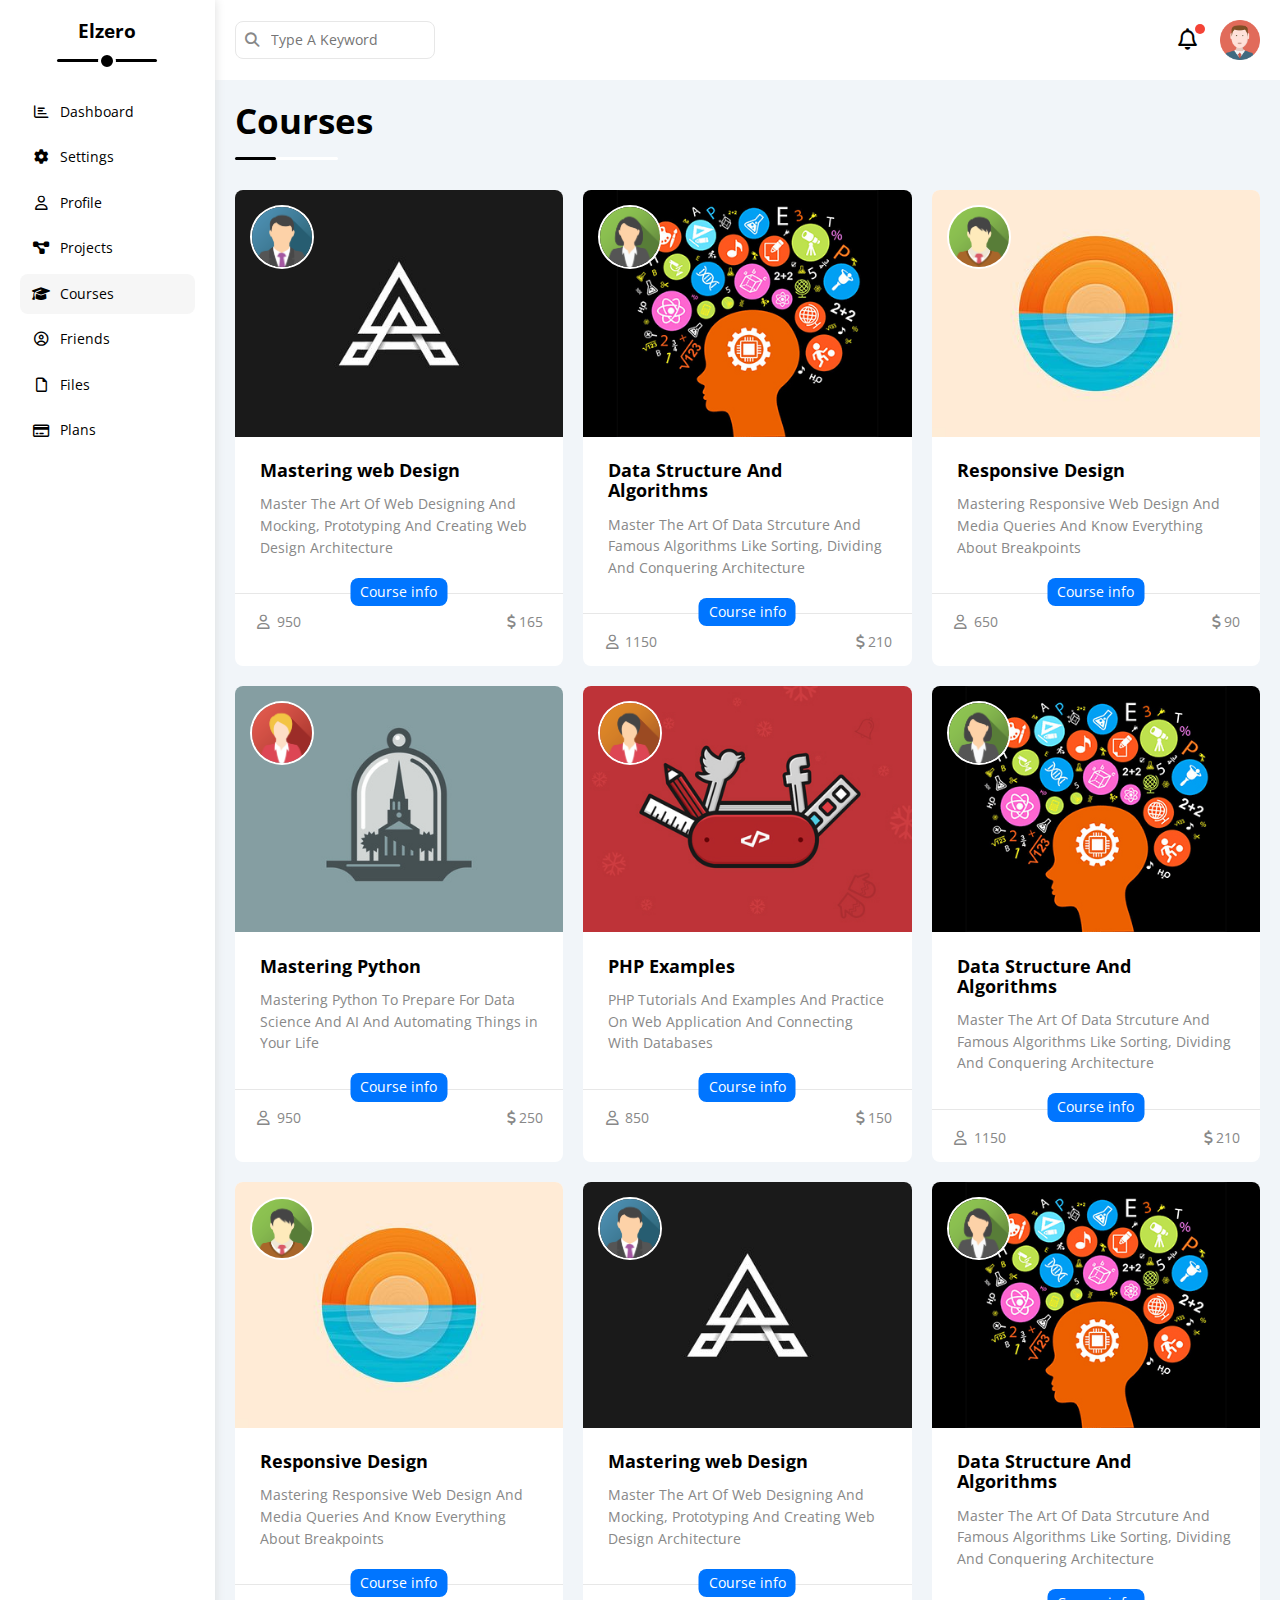
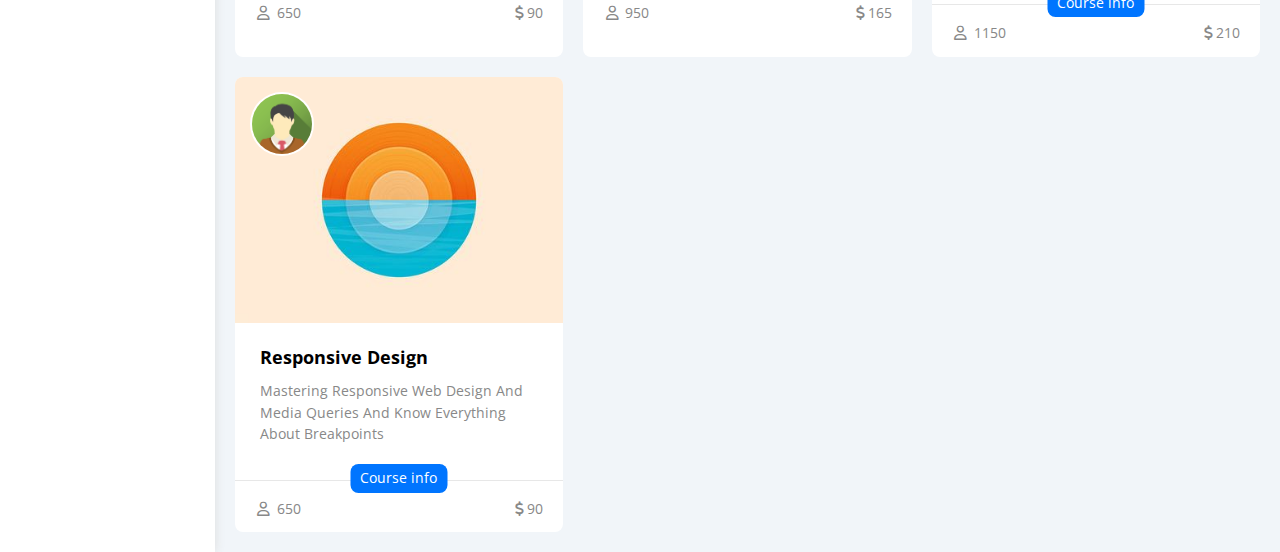
<file: courses.html>
<!DOCTYPE html>
<html lang="en">

<head>
    <meta charset="UTF-8">
    <meta name="viewport" content="width=device-width, initial-scale=1.0">
    <title>Courses</title>
    <!-- Normalize Library -->
    <link rel="stylesheet" href="assets/css/normalize.css">
    <!-- Style Framework CSS File -->
    <link rel="stylesheet" href="assets/css/framework.css">
    <!-- Style Master CSS File -->
    <link rel="stylesheet" href="assets/css/master.css">
    <!-- Font Awesome Library -->
    <link rel="stylesheet" href="assets/css/all.min.css">
    <!-- Open Sans Font -->
    <link rel="preconnect" href="https://fonts.googleapis.com">
    <link rel="preconnect" href="https://fonts.gstatic.com" crossorigin>
    <link href="https://fonts.googleapis.com/css2?family=Open+Sans:wght@300;500&display=swap" rel="stylesheet">
</head>

<body>
    <div class="page">
        <!-- Start Side-Bar -->
        <div class="side-bar">
            <h3>Elzero</h3>
            <ul>
                <li>
                    <a href="index.html">
                        <i class="fa-regular fa-chart-bar fa-fw"></i>
                        <span>Dashboard</span>
                    </a>
                </li>
                <li>
                    <a href="settings.html">
                        <i class="fa-solid fa-gear fa-fw"></i>
                        <span>Settings</span>
                    </a>
                </li>
                <li>
                    <a href="profile.html">
                        <i class="fa-regular fa-user fa-fw"></i>
                        <span>Profile</span>
                    </a>
                </li>
                <li>
                    <a href="projects.html">
                        <i class="fa-solid fa-diagram-project fa-fw"></i>
                        <span>Projects</span>
                    </a>
                </li>
                <li>
                    <a class="active" href="courses.html">
                        <i class="fa-solid fa-graduation-cap fa-fw"></i>
                        <span>Courses</span>
                    </a>
                </li>
                <li>
                    <a href="friends.html">
                        <i class="fa-regular fa-circle-user fa-fw"></i>
                        <span>Friends</span>
                    </a>
                </li>
                <li>
                    <a href="files.html">
                        <i class="fa-regular fa-file fa-fw"></i>
                        <span>Files</span>
                    </a>
                </li>
                <li>
                    <a href="plans.html">
                        <i class="fa-regular fa-credit-card fa-fw"></i>
                        <span>Plans</span>
                    </a>
                </li>
            </ul>
        </div>
        <!-- End Side-Bar -->


        <div class="page-content">
            <!-- Start Head -->
            <div class="head">
                <div class="search-field-holder">
                    <input type="text" class="search-field" placeholder="Type A Keyword" name="search-input">
                </div>
                <div class="icons">
                    <div class="notif-icon">
                        <i class="fa-regular fa-bell fa-xl"></i>
                    </div>
                    <img src="assets/imgs/avatar.png" alt="avatar image">
                </div>
            </div>
            <!-- End Head -->

            <!-- Start Content -->
            <div class="content">
                <h2 class="main-title">Courses</h2>
                <div class="wrapper five-items-wrapper">
                    <div class="course">
                        <img class="course-cover" src="assets/imgs/course-01.jpg" alt="course cover image">
                        <img class="course-instructor" src="assets/imgs/team-01.png" alt="course instructor image">
                        <div class="text">
                            <h3>Mastering web Design</h3>
                            <p>Master The Art Of Web Designing And Mocking, Prototyping And Creating Web Design
                                Architecture</p>
                            <span class="btn-shape course-info">Course info</span>
                        </div>
                        <div class="enroll-details">
                            <div class="people-enrolled">
                                <i class="fa-regular fa-user fa-fw"></i>                                <span>950</span>
                            </div>
                            <span class="price">165</span>
                        </div>
                    </div>
                    <div class="course">
                        <img class="course-cover" src="assets/imgs/course-02.jpg" alt="course cover image">
                        <img class="course-instructor" src="assets/imgs/team-02.png" alt="course instructor image">
                        <div class="text">
                            <h3>Data Structure And Algorithms</h3>
                            <p>Master The Art Of Data Strcuture And Famous Algorithms Like Sorting, Dividing And Conquering
                                Architecture</p>
                            <span class="btn-shape course-info">Course info</span>
                        </div>
                        <div class="enroll-details">
                            <div class="people-enrolled">
                                <i class="fa-regular fa-user fa-fw"></i>                                <span>1150</span>
                            </div>
                            <span class="price">210</span>
                        </div>
                    </div>
                    <div class="course">
                        <img class="course-cover" src="assets/imgs/course-03.jpg" alt="course cover image">
                        <img class="course-instructor" src="assets/imgs/team-03.png" alt="course instructor image">
                        <div class="text">
                            <h3>Responsive Design</h3>
                            <p>Mastering Responsive Web Design And Media Queries And Know Everything About Breakpoints</p>
                            <span class="btn-shape course-info">Course info</span>
                        </div>
                        <div class="enroll-details">
                            <div class="people-enrolled">
                                <i class="fa-regular fa-user fa-fw"></i>                                <span>650</span>
                            </div>
                            <span class="price">90</span>
                        </div>
                    </div>
                    <div class="course">
                        <img class="course-cover" src="assets/imgs/course-04.jpg" alt="course cover image">
                        <img class="course-instructor" src="assets/imgs/team-05.png" alt="course instructor image">
                        <div class="text">
                            <h3>Mastering Python</h3>
                            <p>Mastering Python To Prepare For Data Science And AI And Automating Things in Your Life</p>
                            <span class="btn-shape course-info">Course info</span>
                        </div>
                        <div class="enroll-details">
                            <div class="people-enrolled">
                                <i class="fa-regular fa-user fa-fw"></i>                                <span>950</span>
                            </div>
                            <span class="price">250</span>
                        </div>
                    </div>
                    <div class="course">
                        <img class="course-cover" src="assets/imgs/course-05.jpg" alt="course cover image">
                        <img class="course-instructor" src="assets/imgs/team-04.png" alt="course instructor image">
                        <div class="text">
                            <h3>PHP Examples</h3>
                            <p>PHP Tutorials And Examples And Practice On Web Application And Connecting With Databases</p>
                            <span class="btn-shape course-info">Course info</span>
                        </div>
                        <div class="enroll-details">
                            <div class="people-enrolled">
                                <i class="fa-regular fa-user fa-fw"></i>                                <span>850</span>
                            </div>
                            <span class="price">150</span>
                        </div>
                    </div>
                    <div class="course">
                        <img class="course-cover" src="assets/imgs/course-02.jpg" alt="course cover image">
                        <img class="course-instructor" src="assets/imgs/team-02.png" alt="course instructor image">
                        <div class="text">
                            <h3>Data Structure And Algorithms</h3>
                            <p>Master The Art Of Data Strcuture And Famous Algorithms Like Sorting, Dividing And Conquering
                                Architecture</p>
                            <span class="btn-shape course-info">Course info</span>
                        </div>
                        <div class="enroll-details">
                            <div class="people-enrolled">
                                <i class="fa-regular fa-user fa-fw"></i>                                <span>1150</span>
                            </div>
                            <span class="price">210</span>
                        </div>
                    </div>
                    <div class="course">
                        <img class="course-cover" src="assets/imgs/course-03.jpg" alt="course cover image">
                        <img class="course-instructor" src="assets/imgs/team-03.png" alt="course instructor image">
                        <div class="text">
                            <h3>Responsive Design</h3>
                            <p>Mastering Responsive Web Design And Media Queries And Know Everything About Breakpoints</p>
                            <span class="btn-shape course-info">Course info</span>
                        </div>
                        <div class="enroll-details">
                            <div class="people-enrolled">
                                <i class="fa-regular fa-user fa-fw"></i>                                <span>650</span>
                            </div>
                            <span class="price">90</span>
                        </div>
                    </div>
                    <div class="course">
                        <img class="course-cover" src="assets/imgs/course-01.jpg" alt="course cover image">
                        <img class="course-instructor" src="assets/imgs/team-01.png" alt="course instructor image">
                        <div class="text">
                            <h3>Mastering web Design</h3>
                            <p>Master The Art Of Web Designing And Mocking, Prototyping And Creating Web Design
                                Architecture</p>
                            <span class="btn-shape course-info">Course info</span>
                        </div>
                        <div class="enroll-details">
                            <div class="people-enrolled">
                                <i class="fa-regular fa-user fa-fw"></i>                                <span>950</span>
                            </div>
                            <span class="price">165</span>
                        </div>
                    </div>
                    <div class="course">
                        <img class="course-cover" src="assets/imgs/course-02.jpg" alt="course cover image">
                        <img class="course-instructor" src="assets/imgs/team-02.png" alt="course instructor image">
                        <div class="text">
                            <h3>Data Structure And Algorithms</h3>
                            <p>Master The Art Of Data Strcuture And Famous Algorithms Like Sorting, Dividing And Conquering
                                Architecture</p>
                            <span class="btn-shape course-info">Course info</span>
                        </div>
                        <div class="enroll-details">
                            <div class="people-enrolled">
                                <i class="fa-regular fa-user fa-fw"></i>                                <span>1150</span>
                            </div>
                            <span class="price">210</span>
                        </div>
                    </div>
                    <div class="course">
                        <img class="course-cover" src="assets/imgs/course-03.jpg" alt="course cover image">
                        <img class="course-instructor" src="assets/imgs/team-03.png" alt="course instructor image">
                        <div class="text">
                            <h3>Responsive Design</h3>
                            <p>Mastering Responsive Web Design And Media Queries And Know Everything About Breakpoints</p>
                            <span class="btn-shape course-info">Course info</span>
                        </div>
                        <div class="enroll-details">
                            <div class="people-enrolled">
                                <i class="fa-regular fa-user fa-fw"></i>                                <span>650</span>
                            </div>
                            <span class="price">90</span>
                        </div>
                    </div>
                </div>
            </div>
            <!-- End Content -->

        </div>
    </div>
</body>

</html>
</file>
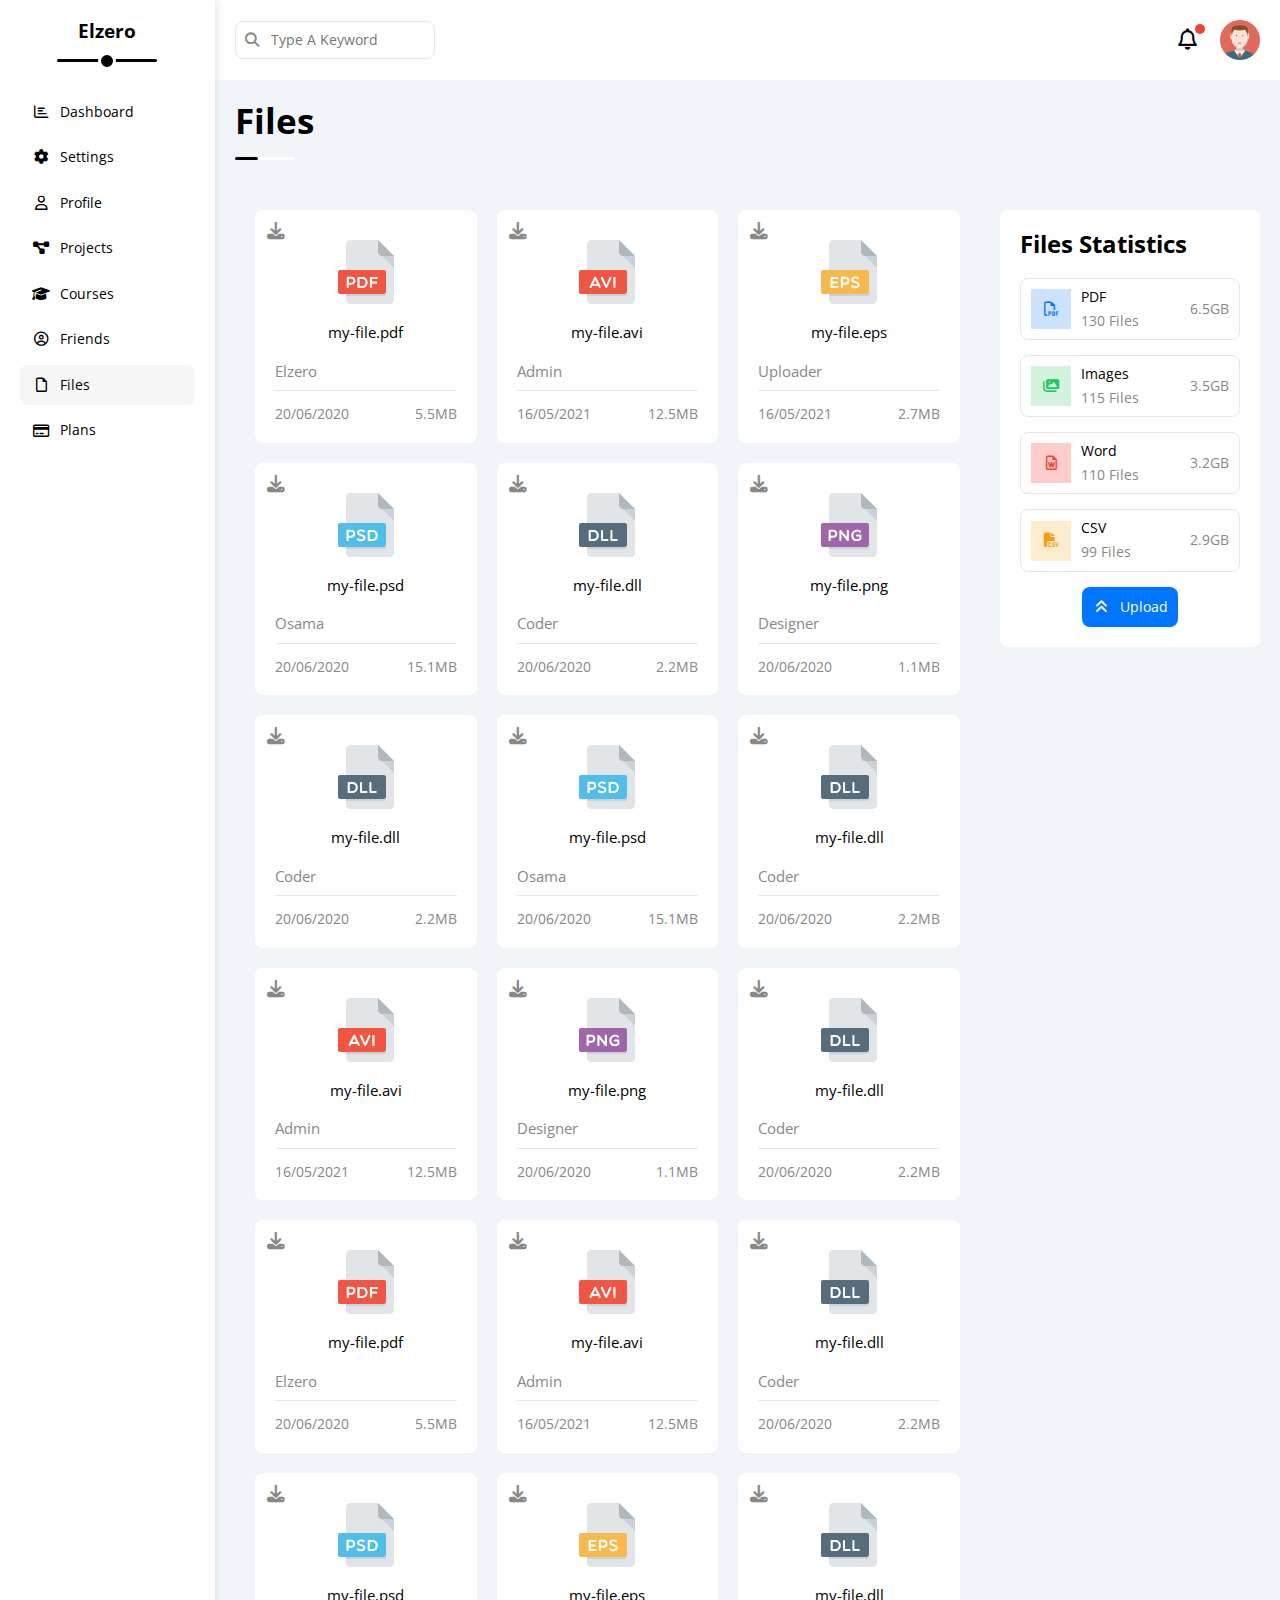
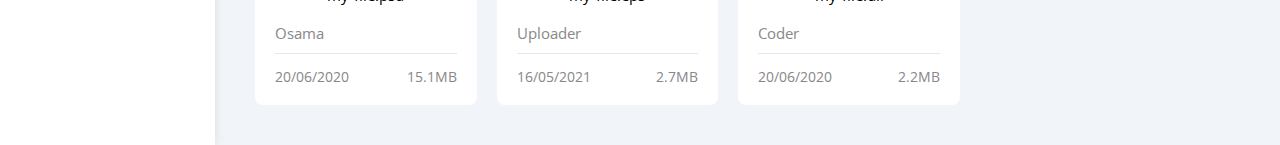
<file: files.html>
<!DOCTYPE html>
<html lang="en">

<head>
    <meta charset="UTF-8">
    <meta name="viewport" content="width=device-width, initial-scale=1.0">
    <title>Files</title>
    <!-- Normalize Library -->
    <link rel="stylesheet" href="assets/css/normalize.css">
    <!-- Style Framework CSS File -->
    <link rel="stylesheet" href="assets/css/framework.css">
    <!-- Style Master CSS File -->
    <link rel="stylesheet" href="assets/css/master.css">
    <!-- Font Awesome Library -->
    <link rel="stylesheet" href="assets/css/all.min.css">
    <!-- Open Sans Font -->
    <link rel="preconnect" href="https://fonts.googleapis.com">
    <link rel="preconnect" href="https://fonts.gstatic.com" crossorigin>
    <link href="https://fonts.googleapis.com/css2?family=Open+Sans:wght@300;500&display=swap" rel="stylesheet">
</head>

<body>
    <div class="page">
        <!-- Start Side-Bar -->
        <div class="side-bar">
            <h3>Elzero</h3>
            <ul>
                <li>
                    <a href="index.html">
                        <i class="fa-regular fa-chart-bar fa-fw"></i>
                        <span>Dashboard</span>
                    </a>
                </li>
                <li>
                    <a href="settings.html">
                        <i class="fa-solid fa-gear fa-fw"></i>
                        <span>Settings</span>
                    </a>
                </li>
                <li>
                    <a href="profile.html">
                        <i class="fa-regular fa-user fa-fw"></i>
                        <span>Profile</span>
                    </a>
                </li>
                <li>
                    <a href="projects.html">
                        <i class="fa-solid fa-diagram-project fa-fw"></i>
                        <span>Projects</span>
                    </a>
                </li>
                <li>
                    <a href="courses.html">
                        <i class="fa-solid fa-graduation-cap fa-fw"></i>
                        <span>Courses</span>
                    </a>
                </li>
                <li>
                    <a href="friends.html">
                        <i class="fa-regular fa-circle-user fa-fw"></i>
                        <span>Friends</span>
                    </a>
                </li>
                <li>
                    <a class="active" href="files.html">
                        <i class="fa-regular fa-file fa-fw"></i>
                        <span>Files</span>
                    </a>
                </li>
                <li>
                    <a href="plans.html">
                        <i class="fa-regular fa-credit-card fa-fw"></i>
                        <span>Plans</span>
                    </a>
                </li>
            </ul>
        </div>
        <!-- End Side-Bar -->


        <div class="page-content">
            <!-- Start Head -->
            <div class="head">
                <div class="search-field-holder">
                    <input type="text" class="search-field" placeholder="Type A Keyword" name="search-input">
                </div>
                <div class="icons">
                    <div class="notif-icon">
                        <i class="fa-regular fa-bell fa-xl"></i>
                    </div>
                    <img src="assets/imgs/avatar.png" alt="avatar image">
                </div>
            </div>
            <!-- End Head -->

            <!-- Start Content -->
            <div class="content">
                <h2 class="main-title">Files</h2>
                <div class="wrapper two-items-wrapper">
                    <div class="wrapper six-items-wrapper">
                        <div class="file">
                            <i class="fa-solid fa-download fa-fw download-icon"></i>
                            <div class="header">
                                <div class="file-preview">
                                    <img src="assets/imgs/pdf.svg" alt="pdf icon">
                                    <span class="file-name">my-file.pdf</span>
                                </div>
                                <span class="file-uploader">Elzero</span>
                            </div>
                            <div class="footer">
                                <span class="upload-date">20/06/2020</span>
                                <span class="file-size">5.5MB</span>
                            </div>
                        </div>
                        <div class="file">
                            <i class="fa-solid fa-download fa-fw download-icon"></i>
                            <div class="header">
                                <div class="file-preview">
                                    <img src="assets/imgs/avi.svg" alt="avi icon">
                                    <span class="file-name">my-file.avi</span>
                                </div>
                                <span class="file-uploader">Admin</span>
                            </div>
                            <div class="footer">
                                <span class="upload-date">16/05/2021</span>
                                <span class="file-size">12.5MB</span>
                            </div>
                        </div>
                        <div class="file">
                            <i class="fa-solid fa-download fa-fw download-icon"></i>
                            <div class="header">
                                <div class="file-preview">
                                    <img src="assets/imgs/eps.svg" alt="eps icon">
                                    <span class="file-name">my-file.eps</span>
                                </div>
                                <span class="file-uploader">Uploader</span>
                            </div>
                            <div class="footer">
                                <span class="upload-date">16/05/2021</span>
                                <span class="file-size">2.7MB</span>
                            </div>
                        </div>
                        <div class="file">
                            <i class="fa-solid fa-download fa-fw download-icon"></i>
                            <div class="header">
                                <div class="file-preview">
                                    <img src="assets/imgs/psd.svg" alt="psd icon">
                                    <span class="file-name">my-file.psd</span>
                                </div>
                                <span class="file-uploader">Osama</span>
                            </div>
                            <div class="footer">
                                <span class="upload-date">20/06/2020</span>
                                <span class="file-size">15.1MB</span>
                            </div>
                        </div>
                        <div class="file">
                            <i class="fa-solid fa-download fa-fw download-icon"></i>
                            <div class="header">
                                <div class="file-preview">
                                    <img src="assets/imgs/dll.svg" alt="dll icon">
                                    <span class="file-name">my-file.dll</span>
                                </div>
                                <span class="file-uploader">Coder</span>
                            </div>
                            <div class="footer">
                                <span class="upload-date">20/06/2020</span>
                                <span class="file-size">2.2MB</span>
                            </div>
                        </div>
                        <div class="file">
                            <i class="fa-solid fa-download fa-fw download-icon"></i>
                            <div class="header">
                                <div class="file-preview">
                                    <img src="assets/imgs/png.svg" alt="png icon">
                                    <span class="file-name">my-file.png</span>
                                </div>
                                <span class="file-uploader">Designer</span>
                            </div>
                            <div class="footer">
                                <span class="upload-date">20/06/2020</span>
                                <span class="file-size">1.1MB</span>
                            </div>
                        </div>
                        <div class="file">
                            <i class="fa-solid fa-download fa-fw download-icon"></i>
                            <div class="header">
                                <div class="file-preview">
                                    <img src="assets/imgs/dll.svg" alt="dll icon">
                                    <span class="file-name">my-file.dll</span>
                                </div>
                                <span class="file-uploader">Coder</span>
                            </div>
                            <div class="footer">
                                <span class="upload-date">20/06/2020</span>
                                <span class="file-size">2.2MB</span>
                            </div>
                        </div>
                        <div class="file">
                            <i class="fa-solid fa-download fa-fw download-icon"></i>
                            <div class="header">
                                <div class="file-preview">
                                    <img src="assets/imgs/psd.svg" alt="psd icon">
                                    <span class="file-name">my-file.psd</span>
                                </div>
                                <span class="file-uploader">Osama</span>
                            </div>
                            <div class="footer">
                                <span class="upload-date">20/06/2020</span>
                                <span class="file-size">15.1MB</span>
                            </div>
                        </div>
                        <div class="file">
                            <i class="fa-solid fa-download fa-fw download-icon"></i>
                            <div class="header">
                                <div class="file-preview">
                                    <img src="assets/imgs/dll.svg" alt="dll icon">
                                    <span class="file-name">my-file.dll</span>
                                </div>
                                <span class="file-uploader">Coder</span>
                            </div>
                            <div class="footer">
                                <span class="upload-date">20/06/2020</span>
                                <span class="file-size">2.2MB</span>
                            </div>
                        </div>
                        <div class="file">
                            <i class="fa-solid fa-download fa-fw download-icon"></i>
                            <div class="header">
                                <div class="file-preview">
                                    <img src="assets/imgs/avi.svg" alt="avi icon">
                                    <span class="file-name">my-file.avi</span>
                                </div>
                                <span class="file-uploader">Admin</span>
                            </div>
                            <div class="footer">
                                <span class="upload-date">16/05/2021</span>
                                <span class="file-size">12.5MB</span>
                            </div>
                        </div>
                        <div class="file">
                            <i class="fa-solid fa-download fa-fw download-icon"></i>
                            <div class="header">
                                <div class="file-preview">
                                    <img src="assets/imgs/png.svg" alt="png icon">
                                    <span class="file-name">my-file.png</span>
                                </div>
                                <span class="file-uploader">Designer</span>
                            </div>
                            <div class="footer">
                                <span class="upload-date">20/06/2020</span>
                                <span class="file-size">1.1MB</span>
                            </div>
                        </div>
                        <div class="file">
                            <i class="fa-solid fa-download fa-fw download-icon"></i>
                            <div class="header">
                                <div class="file-preview">
                                    <img src="assets/imgs/dll.svg" alt="dll icon">
                                    <span class="file-name">my-file.dll</span>
                                </div>
                                <span class="file-uploader">Coder</span>
                            </div>
                            <div class="footer">
                                <span class="upload-date">20/06/2020</span>
                                <span class="file-size">2.2MB</span>
                            </div>
                        </div>
                        <div class="file">
                            <i class="fa-solid fa-download fa-fw download-icon"></i>
                            <div class="header">
                                <div class="file-preview">
                                    <img src="assets/imgs/pdf.svg" alt="pdf icon">
                                    <span class="file-name">my-file.pdf</span>
                                </div>
                                <span class="file-uploader">Elzero</span>
                            </div>
                            <div class="footer">
                                <span class="upload-date">20/06/2020</span>
                                <span class="file-size">5.5MB</span>
                            </div>
                        </div>
                        <div class="file">
                            <i class="fa-solid fa-download fa-fw download-icon"></i>
                            <div class="header">
                                <div class="file-preview">
                                    <img src="assets/imgs/avi.svg" alt="avi icon">
                                    <span class="file-name">my-file.avi</span>
                                </div>
                                <span class="file-uploader">Admin</span>
                            </div>
                            <div class="footer">
                                <span class="upload-date">16/05/2021</span>
                                <span class="file-size">12.5MB</span>
                            </div>
                        </div>
                        <div class="file">
                            <i class="fa-solid fa-download fa-fw download-icon"></i>
                            <div class="header">
                                <div class="file-preview">
                                    <img src="assets/imgs/dll.svg" alt="dll icon">
                                    <span class="file-name">my-file.dll</span>
                                </div>
                                <span class="file-uploader">Coder</span>
                            </div>
                            <div class="footer">
                                <span class="upload-date">20/06/2020</span>
                                <span class="file-size">2.2MB</span>
                            </div>
                        </div>
                        <div class="file">
                            <i class="fa-solid fa-download fa-fw download-icon"></i>
                            <div class="header">
                                <div class="file-preview">
                                    <img src="assets/imgs/psd.svg" alt="psd icon">
                                    <span class="file-name">my-file.psd</span>
                                </div>
                                <span class="file-uploader">Osama</span>
                            </div>
                            <div class="footer">
                                <span class="upload-date">20/06/2020</span>
                                <span class="file-size">15.1MB</span>
                            </div>
                        </div>
                        <div class="file">
                            <i class="fa-solid fa-download fa-fw download-icon"></i>
                            <div class="header">
                                <div class="file-preview">
                                    <img src="assets/imgs/eps.svg" alt="eps icon">
                                    <span class="file-name">my-file.eps</span>
                                </div>
                                <span class="file-uploader">Uploader</span>
                            </div>
                            <div class="footer">
                                <span class="upload-date">16/05/2021</span>
                                <span class="file-size">2.7MB</span>
                            </div>
                        </div>
                        <div class="file">
                            <i class="fa-solid fa-download fa-fw download-icon"></i>
                            <div class="header">
                                <div class="file-preview">
                                    <img src="assets/imgs/dll.svg" alt="dll icon">
                                    <span class="file-name">my-file.dll</span>
                                </div>
                                <span class="file-uploader">Coder</span>
                            </div>
                            <div class="footer">
                                <span class="upload-date">20/06/2020</span>
                                <span class="file-size">2.2MB</span>
                            </div>
                        </div>
                    </div>
                    <div class="files-statistics">
                        <h2 class="second-title">Files Statistics</h2>
                        <div class="content">
                            <div class="category pdf-files">
                                <i class="fa-regular fa-file-pdf fa-fw"></i>
                                <div class="text">
                                    <span class="files-type">PDF</span>
                                    <span class="number">130 Files</span>
                                </div>
                                <span class="total-size">6.5GB</span>
                            </div>
                            <div class="category img-files">
                                <i class="fa-solid fa-images fa-fw"></i>
                                <div class="text">
                                    <span class="files-type">Images</span>
                                    <span class="number">115 Files</span>
                                </div>
                                <span class="total-size">3.5GB</span>
                            </div>
                            <div class="category word-files">
                                <i class="fa-regular fa-file-word fa-fw"></i>
                                <div class="text">
                                    <span class="files-type">Word</span>
                                    <span class="number">110 Files</span>
                                </div>
                                <span class="total-size">3.2GB</span>
                            </div>
                            <div class="category csv-files">
                                <i class="fa-solid fa-file-csv fa-fw"></i>
                                <div class="text">
                                    <span class="files-type">CSV</span>
                                    <span class="number">99 Files</span>
                                </div>
                                <span class="total-size">2.9GB</span>
                            </div>
                            <a class="btn-shape" href="#">
                                <i class="fa-solid fa-angles-up fa-fw"></i>
                                <span>Upload</span></a>
                        </div>
                    </div>
                </div>
            </div>
            <!-- End Content -->

        </div>
    </div>
</body>

</html>
</file>
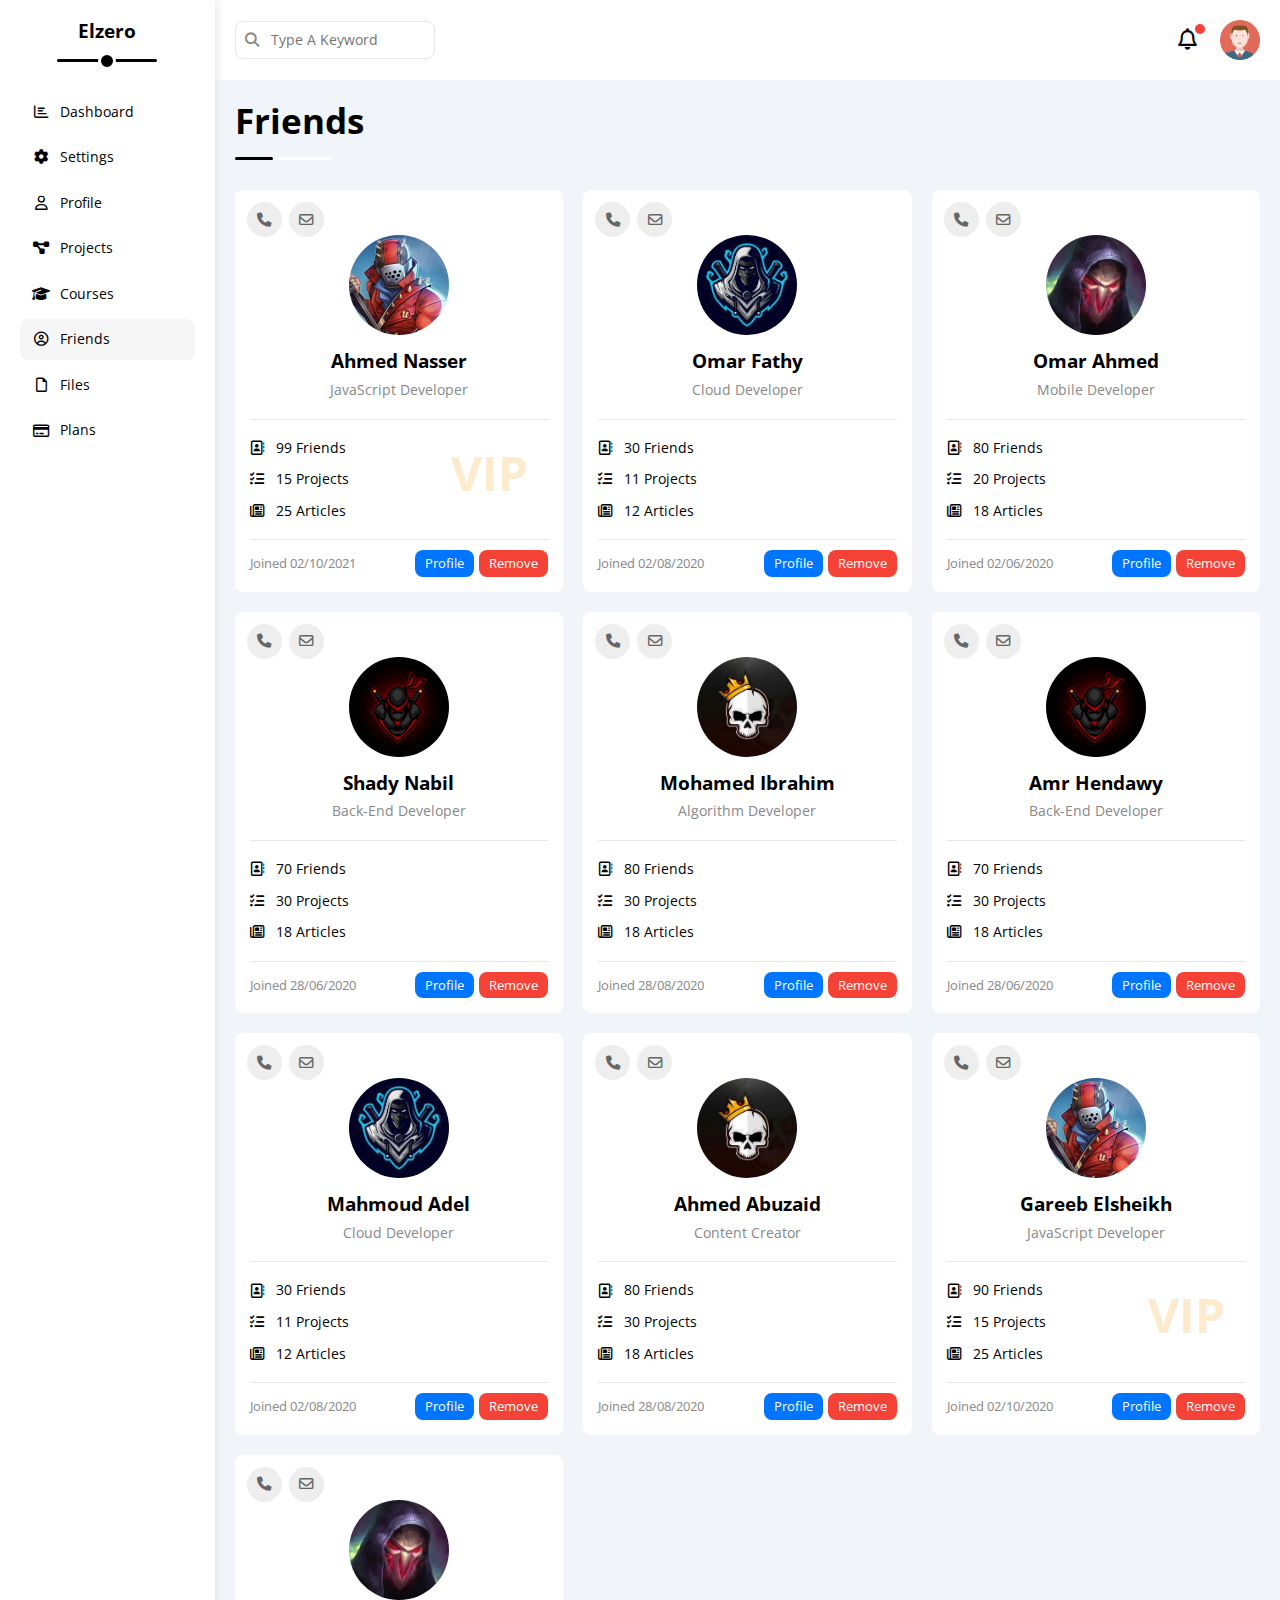
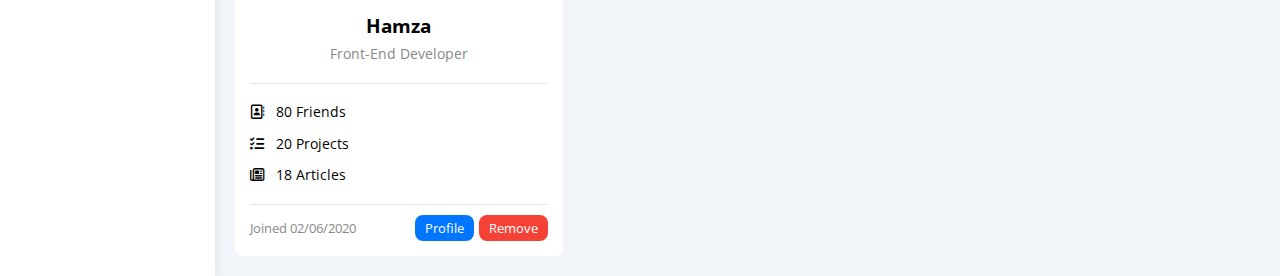
<file: friends.html>
<!DOCTYPE html>
<html lang="en">

<head>
    <meta charset="UTF-8">
    <meta name="viewport" content="width=device-width, initial-scale=1.0">
    <title>Friends</title>
    <!-- Normalize Library -->
    <link rel="stylesheet" href="assets/css/normalize.css">
    <!-- Style Framework CSS File -->
    <link rel="stylesheet" href="assets/css/framework.css">
    <!-- Style Master CSS File -->
    <link rel="stylesheet" href="assets/css/master.css">
    <!-- Font Awesome Library -->
    <link rel="stylesheet" href="assets/css/all.min.css">
    <!-- Open Sans Font -->
    <link rel="preconnect" href="https://fonts.googleapis.com">
    <link rel="preconnect" href="https://fonts.gstatic.com" crossorigin>
    <link href="https://fonts.googleapis.com/css2?family=Open+Sans:wght@300;500&display=swap" rel="stylesheet">
</head>

<body>
    <div class="page">
        <!-- Start Side-Bar -->
        <div class="side-bar">
            <h3>Elzero</h3>
            <ul>
                <li>
                    <a href="index.html">
                        <i class="fa-regular fa-chart-bar fa-fw"></i>
                        <span>Dashboard</span>
                    </a>
                </li>
                <li>
                    <a href="settings.html">
                        <i class="fa-solid fa-gear fa-fw"></i>
                        <span>Settings</span>
                    </a>
                </li>
                <li>
                    <a href="profile.html">
                        <i class="fa-regular fa-user fa-fw"></i>
                        <span>Profile</span>
                    </a>
                </li>
                <li>
                    <a href="projects.html">
                        <i class="fa-solid fa-diagram-project fa-fw"></i>
                        <span>Projects</span>
                    </a>
                </li>
                <li>
                    <a href="courses.html">
                        <i class="fa-solid fa-graduation-cap fa-fw"></i>
                        <span>Courses</span>
                    </a>
                </li>
                <li>
                    <a class="active" href="friends.html">
                        <i class="fa-regular fa-circle-user fa-fw"></i>
                        <span>Friends</span>
                    </a>
                </li>
                <li>
                    <a href="files.html">
                        <i class="fa-regular fa-file fa-fw"></i>
                        <span>Files</span>
                    </a>
                </li>
                <li>
                    <a href="plans.html">
                        <i class="fa-regular fa-credit-card fa-fw"></i>
                        <span>Plans</span>
                    </a>
                </li>
            </ul>
        </div>
        <!-- End Side-Bar -->


        <div class="page-content">
            <!-- Start Head -->
            <div class="head">
                <div class="search-field-holder">
                    <input type="text" class="search-field" placeholder="Type A Keyword" name="search-input">
                </div>
                <div class="icons">
                    <div class="notif-icon">
                        <i class="fa-regular fa-bell fa-xl"></i>
                    </div>
                    <img src="assets/imgs/avatar.png" alt="avatar image">
                </div>
            </div>
            <!-- End Head -->

            <!-- Start Content -->
            <div class="content">
                <h2 class="main-title">Friends</h2>
                <div class="wrapper five-items-wrapper">
                    <div class="friend vip">
                        <div class="contact-icons">
                            <i class="fa-solid fa-phone fa-fw"></i>
                            <i class="fa-regular fa-envelope fa-fw"></i>
                        </div>
                        <div class="header">
                            <img class="friend-avatar" src="assets/imgs/friend-01.jpg" alt="friend avatar">
                            <h3 class="name">Ahmed Nasser</h3>
                            <p>JavaScript Developer</p>
                        </div>
                        <div class="details">
                            <div class="friends">
                                <i class="fa-regular fa-address-book"></i>
                                <span>99 Friends</span>
                            </div>
                            <div class="projects">
                                <i class="fa-solid fa-list-check"></i>
                                <span>15 Projects</span>
                            </div>
                            <div class="articles">
                                <i class="fa-regular fa-newspaper"></i>
                                <p>25 Articles</p>
                            </div>
                        </div>
                        <div class="footer">
                            <span>Joined 02/10/2021</span>
                            <div class="buttons">
                                <a class="btn-shape profile" href="profile.html">Profile</a>
                                <a class="btn-shape remove" href="#">Remove</a>
                            </div>
                        </div>
                    </div>
                    <div class="friend">
                        <div class="contact-icons">
                            <i class="fa-solid fa-phone fa-fw"></i>
                            <i class="fa-regular fa-envelope fa-fw"></i>
                        </div>
                        <div class="header">
                            <img class="friend-avatar" src="assets/imgs/friend-02.jpg" alt="friend avatar">
                            <h3 class="name">Omar Fathy</h3>
                            <p>Cloud Developer</p>
                        </div>
                        <div class="details">
                            <div class="friends">
                                <i class="fa-regular fa-address-book"></i>
                                <span>30 Friends</span>
                            </div>
                            <div class="projects">
                                <i class="fa-solid fa-list-check"></i>
                                <span>11 Projects</span>
                            </div>
                            <div class="articles">
                                <i class="fa-regular fa-newspaper"></i>
                                <p>12 Articles</p>
                            </div>
                        </div>
                        <div class="footer">
                            <span>Joined 02/08/2020</span>
                            <div class="buttons">
                                <a class="btn-shape profile" href="profile.html">Profile</a>
                                <a class="btn-shape remove" href="#">Remove</a>
                            </div>
                        </div>
                    </div>
                    <div class="friend">
                        <div class="contact-icons">
                            <i class="fa-solid fa-phone fa-fw"></i>
                            <i class="fa-regular fa-envelope fa-fw"></i>
                        </div>
                        <div class="header">
                            <img class="friend-avatar" src="assets/imgs/friend-03.jpg" alt="friend avatar">
                            <h3 class="name">Omar Ahmed</h3>
                            <p>Mobile Developer</p>
                        </div>
                        <div class="details">
                            <div class="friends">
                                <i class="fa-regular fa-address-book"></i>
                                <span>80 Friends</span>
                            </div>
                            <div class="projects">
                                <i class="fa-solid fa-list-check"></i>
                                <span>20 Projects</span>
                            </div>
                            <div class="articles">
                                <i class="fa-regular fa-newspaper"></i>
                                <p>18 Articles</p>
                            </div>
                        </div>
                        <div class="footer">
                            <span>Joined 02/06/2020</span>
                            <div class="buttons">
                                <a class="btn-shape profile" href="profile.html">Profile</a>
                                <a class="btn-shape remove" href="#">Remove</a>
                            </div>
                        </div>
                    </div>
                    <div class="friend">
                        <div class="contact-icons">
                            <i class="fa-solid fa-phone fa-fw"></i>
                            <i class="fa-regular fa-envelope fa-fw"></i>
                        </div>
                        <div class="header">
                            <img class="friend-avatar" src="assets/imgs/friend-04.jpg" alt="friend avatar">
                            <h3 class="name">Shady Nabil</h3>
                            <p>Back-End Developer</p>
                        </div>
                        <div class="details">
                            <div class="friends">
                                <i class="fa-regular fa-address-book"></i>
                                <span>70 Friends</span>
                            </div>
                            <div class="projects">
                                <i class="fa-solid fa-list-check"></i>
                                <span>30 Projects</span>
                            </div>
                            <div class="articles">
                                <i class="fa-regular fa-newspaper"></i>
                                <p>18 Articles</p>
                            </div>
                        </div>
                        <div class="footer">
                            <span>Joined 28/06/2020</span>
                            <div class="buttons">
                                <a class="btn-shape profile" href="profile.html">Profile</a>
                                <a class="btn-shape remove" href="#">Remove</a>
                            </div>
                        </div>
                    </div>
                    <div class="friend">
                        <div class="contact-icons">
                            <i class="fa-solid fa-phone fa-fw"></i>
                            <i class="fa-regular fa-envelope fa-fw"></i>
                        </div>
                        <div class="header">
                            <img class="friend-avatar" src="assets/imgs/friend-05.jpg" alt="friend avatar">
                            <h3 class="name">Mohamed Ibrahim</h3>
                            <p>Algorithm Developer</p>
                        </div>
                        <div class="details">
                            <div class="friends">
                                <i class="fa-regular fa-address-book"></i>
                                <span>80 Friends</span>
                            </div>
                            <div class="projects">
                                <i class="fa-solid fa-list-check"></i>
                                <span>30 Projects</span>
                            </div>
                            <div class="articles">
                                <i class="fa-regular fa-newspaper"></i>
                                <p>18 Articles</p>
                            </div>
                        </div>
                        <div class="footer">
                            <span>Joined 28/08/2020</span>
                            <div class="buttons">
                                <a class="btn-shape profile" href="profile.html">Profile</a>
                                <a class="btn-shape remove" href="#">Remove</a>
                            </div>
                        </div>
                    </div>
                    <div class="friend">
                        <div class="contact-icons">
                            <i class="fa-solid fa-phone fa-fw"></i>
                            <i class="fa-regular fa-envelope fa-fw"></i>
                        </div>
                        <div class="header">
                            <img class="friend-avatar" src="assets/imgs/friend-04.jpg" alt="friend avatar">
                            <h3 class="name">Amr Hendawy</h3>
                            <p>Back-End Developer</p>
                        </div>
                        <div class="details">
                            <div class="friends">
                                <i class="fa-regular fa-address-book"></i>
                                <span>70 Friends</span>
                            </div>
                            <div class="projects">
                                <i class="fa-solid fa-list-check"></i>
                                <span>30 Projects</span>
                            </div>
                            <div class="articles">
                                <i class="fa-regular fa-newspaper"></i>
                                <p>18 Articles</p>
                            </div>
                        </div>
                        <div class="footer">
                            <span>Joined 28/06/2020</span>
                            <div class="buttons">
                                <a class="btn-shape profile" href="profile.html">Profile</a>
                                <a class="btn-shape remove" href="#">Remove</a>
                            </div>
                        </div>
                    </div>
                    <div class="friend">
                        <div class="contact-icons">
                            <i class="fa-solid fa-phone fa-fw"></i>
                            <i class="fa-regular fa-envelope fa-fw"></i>
                        </div>
                        <div class="header">
                            <img class="friend-avatar" src="assets/imgs/friend-02.jpg" alt="friend avatar">
                            <h3 class="name">Mahmoud Adel</h3>
                            <p>Cloud Developer</p>
                        </div>
                        <div class="details">
                            <div class="friends">
                                <i class="fa-regular fa-address-book"></i>
                                <span>30 Friends</span>
                            </div>
                            <div class="projects">
                                <i class="fa-solid fa-list-check"></i>
                                <span>11 Projects</span>
                            </div>
                            <div class="articles">
                                <i class="fa-regular fa-newspaper"></i>
                                <p>12 Articles</p>
                            </div>
                        </div>
                        <div class="footer">
                            <span>Joined 02/08/2020</span>
                            <div class="buttons">
                                <a class="btn-shape profile" href="profile.html">Profile</a>
                                <a class="btn-shape remove" href="#">Remove</a>
                            </div>
                        </div>
                    </div>
                    <div class="friend">
                        <div class="contact-icons">
                            <i class="fa-solid fa-phone fa-fw"></i>
                            <i class="fa-regular fa-envelope fa-fw"></i>
                        </div>
                        <div class="header">
                            <img class="friend-avatar" src="assets/imgs/friend-05.jpg" alt="friend avatar">
                            <h3 class="name">Ahmed Abuzaid</h3>
                            <p>Content Creator</p>
                        </div>
                        <div class="details">
                            <div class="friends">
                                <i class="fa-regular fa-address-book"></i>
                                <span>80 Friends</span>
                            </div>
                            <div class="projects">
                                <i class="fa-solid fa-list-check"></i>
                                <span>30 Projects</span>
                            </div>
                            <div class="articles">
                                <i class="fa-regular fa-newspaper"></i>
                                <p>18 Articles</p>
                            </div>
                        </div>
                        <div class="footer">
                            <span>Joined 28/08/2020</span>
                            <div class="buttons">
                                <a class="btn-shape profile" href="profile.html">Profile</a>
                                <a class="btn-shape remove" href="#">Remove</a>
                            </div>
                        </div>
                    </div>
                    <div class="friend vip">
                        <div class="contact-icons">
                            <i class="fa-solid fa-phone fa-fw"></i>
                            <i class="fa-regular fa-envelope fa-fw"></i>
                        </div>
                        <div class="header">
                            <img class="friend-avatar" src="assets/imgs/friend-01.jpg" alt="friend avatar">
                            <h3 class="name">Gareeb Elsheikh</h3>
                            <p>JavaScript Developer</p>
                        </div>
                        <div class="details">
                            <div class="friends">
                                <i class="fa-regular fa-address-book"></i>
                                <span>90 Friends</span>
                            </div>
                            <div class="projects">
                                <i class="fa-solid fa-list-check"></i>
                                <span>15 Projects</span>
                            </div>
                            <div class="articles">
                                <i class="fa-regular fa-newspaper"></i>
                                <p>25 Articles</p>
                            </div>
                        </div>
                        <div class="footer">
                            <span>Joined 02/10/2020</span>
                            <div class="buttons">
                                <a class="btn-shape profile" href="profile.html">Profile</a>
                                <a class="btn-shape remove" href="#">Remove</a>
                            </div>
                        </div>
                    </div>
                    <div class="friend">
                        <div class="contact-icons">
                            <i class="fa-solid fa-phone fa-fw"></i>
                            <i class="fa-regular fa-envelope fa-fw"></i>
                        </div>
                        <div class="header">
                            <img class="friend-avatar" src="assets/imgs/friend-03.jpg" alt="friend avatar">
                            <h3 class="name">Hamza</h3>
                            <p>Front-End Developer</p>
                        </div>
                        <div class="details">
                            <div class="friends">
                                <i class="fa-regular fa-address-book"></i>
                                <span>80 Friends</span>
                            </div>
                            <div class="projects">
                                <i class="fa-solid fa-list-check"></i>
                                <span>20 Projects</span>
                            </div>
                            <div class="articles">
                                <i class="fa-regular fa-newspaper"></i>
                                <p>18 Articles</p>
                            </div>
                        </div>
                        <div class="footer">
                            <span>Joined 02/06/2020</span>
                            <div class="buttons">
                                <a class="btn-shape profile" href="profile.html">Profile</a>
                                <a class="btn-shape remove" href="#">Remove</a>
                            </div>
                        </div>
                    </div>
                </div>
            </div>
            <!-- End Content -->

        </div>
    </div>
</body>

</html>
</file>
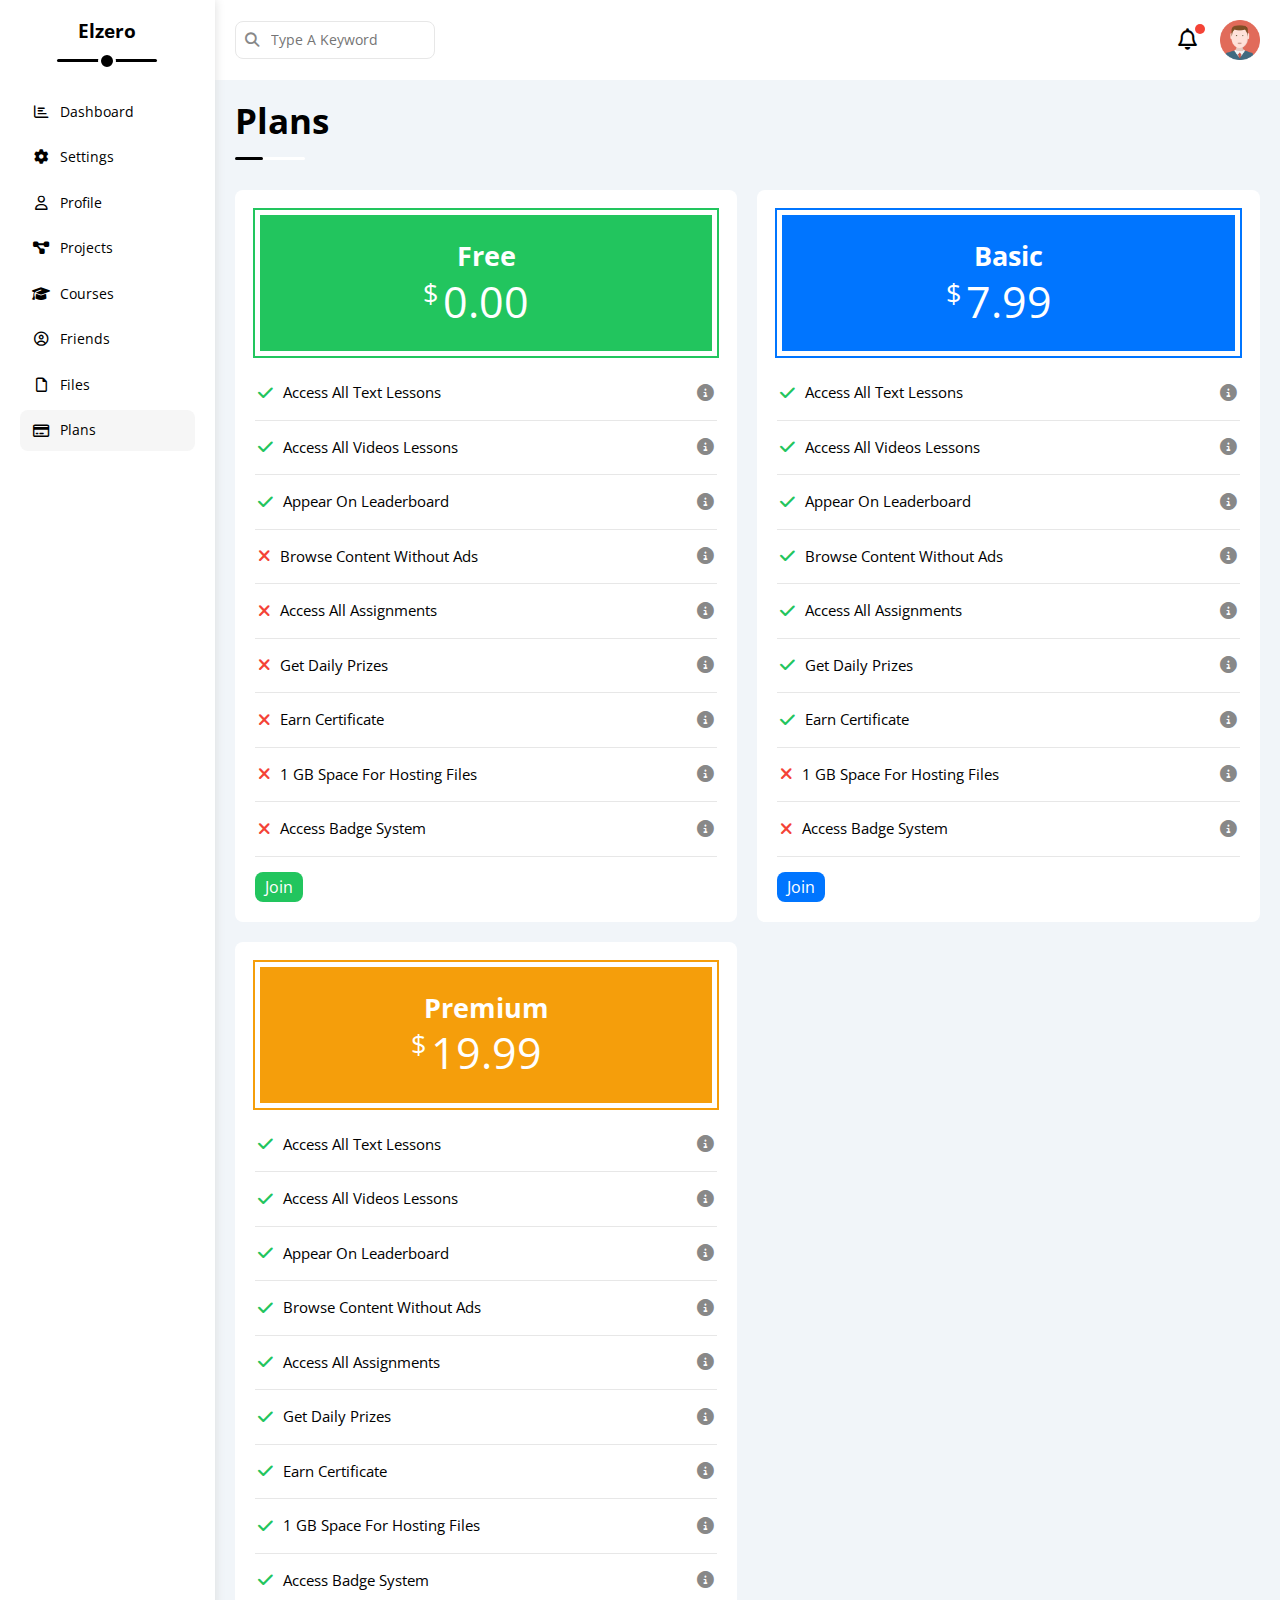
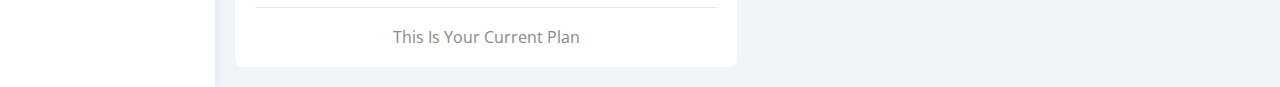
<file: plans.html>
<!DOCTYPE html>
<html lang="en">

<head>
    <meta charset="UTF-8">
    <meta name="viewport" content="width=device-width, initial-scale=1.0">
    <title>Plans</title>
    <!-- Normalize Library -->
    <link rel="stylesheet" href="assets/css/normalize.css">
    <!-- Style Framework CSS File -->
    <link rel="stylesheet" href="assets/css/framework.css">
    <!-- Style Master CSS File -->
    <link rel="stylesheet" href="assets/css/master.css">
    <!-- Font Awesome Library -->
    <link rel="stylesheet" href="assets/css/all.min.css">
    <!-- Open Sans Font -->
    <link rel="preconnect" href="https://fonts.googleapis.com">
    <link rel="preconnect" href="https://fonts.gstatic.com" crossorigin>
    <link href="https://fonts.googleapis.com/css2?family=Open+Sans:wght@300;500&display=swap" rel="stylesheet">
</head>

<body>
    <div class="page">
        <!-- Start Side-Bar -->
        <div class="side-bar">
            <h3>Elzero</h3>
            <ul>
                <li>
                    <a href="index.html">
                        <i class="fa-regular fa-chart-bar fa-fw"></i>
                        <span>Dashboard</span>
                    </a>
                </li>
                <li>
                    <a href="settings.html">
                        <i class="fa-solid fa-gear fa-fw"></i>
                        <span>Settings</span>
                    </a>
                </li>
                <li>
                    <a href="profile.html">
                        <i class="fa-regular fa-user fa-fw"></i>
                        <span>Profile</span>
                    </a>
                </li>
                <li>
                    <a href="projects.html">
                        <i class="fa-solid fa-diagram-project fa-fw"></i>
                        <span>Projects</span>
                    </a>
                </li>
                <li>
                    <a href="courses.html">
                        <i class="fa-solid fa-graduation-cap fa-fw"></i>
                        <span>Courses</span>
                    </a>
                </li>
                <li>
                    <a href="friends.html">
                        <i class="fa-regular fa-circle-user fa-fw"></i>
                        <span>Friends</span>
                    </a>
                </li>
                <li>
                    <a href="files.html">
                        <i class="fa-regular fa-file fa-fw"></i>
                        <span>Files</span>
                    </a>
                </li>
                <li>
                    <a class="active" href="plans.html">
                        <i class="fa-regular fa-credit-card fa-fw"></i>
                        <span>Plans</span>
                    </a>
                </li>
            </ul>
        </div>
        <!-- End Side-Bar -->


        <div class="page-content">
            <!-- Start Head -->
            <div class="head">
                <div class="search-field-holder">
                    <input type="text" class="search-field" placeholder="Type A Keyword" name="search-input">
                </div>
                <div class="icons">
                    <div class="notif-icon">
                        <i class="fa-regular fa-bell fa-xl"></i>
                    </div>
                    <img src="assets/imgs/avatar.png" alt="avatar image">
                </div>
            </div>
            <!-- End Head -->

            <!-- Start Content -->
            <div class="content">
                <h2 class="main-title">Plans</h2>
                <div class="wrapper">
                    <div class="plan free">
                        <div class="header">
                            <h2>Free</h2>
                            <p>0.00</p>
                        </div>
                        <div class="features">
                            <div class="feature">
                                <i class="fa-solid fa-check checked"></i>
                                <p>Access All Text Lessons</p>
                                <i class="fa-solid fa-circle-info information"></i>
                            </div>
                            <div class="feature">
                                <i class="fa-solid fa-check checked"></i>
                                <p>Access All Videos Lessons</p>
                                <i class="fa-solid fa-circle-info information"></i>
                            </div>
                            <div class="feature">
                                <i class="fa-solid fa-check checked"></i>
                                <p>Appear On Leaderboard</p>
                                <i class="fa-solid fa-circle-info information"></i>
                            </div>
                            <div class="feature">
                                <i class="fa-solid fa-xmark unchecked"></i>
                                <p>Browse Content Without Ads</p>
                                <i class="fa-solid fa-circle-info information"></i>
                            </div>
                            <div class="feature">
                                <i class="fa-solid fa-xmark unchecked"></i>
                                <p>Access All Assignments</p>
                                <i class="fa-solid fa-circle-info information"></i>
                            </div>
                            <div class="feature">
                                <i class="fa-solid fa-xmark unchecked"></i>
                                <p>Get Daily Prizes</p>
                                <i class="fa-solid fa-circle-info information"></i>
                            </div>
                            <div class="feature">
                                <i class="fa-solid fa-xmark unchecked"></i>
                                <p>Earn Certificate</p>
                                <i class="fa-solid fa-circle-info information"></i>
                            </div>
                            <div class="feature">
                                <i class="fa-solid fa-xmark unchecked"></i>
                                <p>1 GB Space For Hosting Files</p>
                                <i class="fa-solid fa-circle-info information"></i>
                            </div>
                            <div class="feature">
                                <i class="fa-solid fa-xmark unchecked"></i>
                                <p>Access Badge System</p>
                                <i class="fa-solid fa-circle-info information"></i>
                            </div>
                        </div>
                        <a class="btn-shape join-free" href="#">Join</a>
                    </div>
                    <div class="plan basic">
                        <div class="header">
                            <h2>Basic</h2>
                            <p>7.99</p>
                        </div>
                        <div class="features">
                            <div class="feature">
                                <i class="fa-solid fa-check checked"></i>
                                <p>Access All Text Lessons</p>
                                <i class="fa-solid fa-circle-info information"></i>
                            </div>
                            <div class="feature">
                                <i class="fa-solid fa-check checked"></i>
                                <p>Access All Videos Lessons</p>
                                <i class="fa-solid fa-circle-info information"></i>
                            </div>
                            <div class="feature">
                                <i class="fa-solid fa-check checked"></i>
                                <p>Appear On Leaderboard</p>
                                <i class="fa-solid fa-circle-info information"></i>
                            </div>
                            <div class="feature">
                                <i class="fa-solid fa-check checked"></i>
                                <p>Browse Content Without Ads</p>
                                <i class="fa-solid fa-circle-info information"></i>
                            </div>
                            <div class="feature">
                                <i class="fa-solid fa-check checked"></i>
                                <p>Access All Assignments</p>
                                <i class="fa-solid fa-circle-info information"></i>
                            </div>
                            <div class="feature">
                                <i class="fa-solid fa-check checked"></i>
                                <p>Get Daily Prizes</p>
                                <i class="fa-solid fa-circle-info information"></i>
                            </div>
                            <div class="feature">
                                <i class="fa-solid fa-check checked"></i>
                                <p>Earn Certificate</p>
                                <i class="fa-solid fa-circle-info information"></i>
                            </div>
                            <div class="feature">
                                <i class="fa-solid fa-xmark unchecked"></i>
                                <p>1 GB Space For Hosting Files</p>
                                <i class="fa-solid fa-circle-info information"></i>
                            </div>
                            <div class="feature">
                                <i class="fa-solid fa-xmark unchecked"></i>
                                <p>Access Badge System</p>
                                <i class="fa-solid fa-circle-info information"></i>
                            </div>
                        </div>
                        <a class="btn-shape join-basic" href="#">Join</a>
                    </div>
                    <div class="plan premium">
                        <div class="header">
                            <h2>Premium</h2>
                            <p>19.99</p>
                        </div>
                        <div class="features">
                            <div class="feature">
                                <i class="fa-solid fa-check checked"></i>
                                <p>Access All Text Lessons</p>
                                <i class="fa-solid fa-circle-info information"></i>
                            </div>
                            <div class="feature">
                                <i class="fa-solid fa-check checked"></i>
                                <p>Access All Videos Lessons</p>
                                <i class="fa-solid fa-circle-info information"></i>
                            </div>
                            <div class="feature">
                                <i class="fa-solid fa-check checked"></i>
                                <p>Appear On Leaderboard</p>
                                <i class="fa-solid fa-circle-info information"></i>
                            </div>
                            <div class="feature">
                                <i class="fa-solid fa-check checked"></i>
                                <p>Browse Content Without Ads</p>
                                <i class="fa-solid fa-circle-info information"></i>
                            </div>
                            <div class="feature">
                                <i class="fa-solid fa-check checked"></i>
                                <p>Access All Assignments</p>
                                <i class="fa-solid fa-circle-info information"></i>
                            </div>
                            <div class="feature">
                                <i class="fa-solid fa-check checked"></i>
                                <p>Get Daily Prizes</p>
                                <i class="fa-solid fa-circle-info information"></i>
                            </div>
                            <div class="feature">
                                <i class="fa-solid fa-check checked"></i>
                                <p>Earn Certificate</p>
                                <i class="fa-solid fa-circle-info information"></i>
                            </div>
                            <div class="feature">
                                <i class="fa-solid fa-check checked"></i>
                                <p>1 GB Space For Hosting Files</p>
                                <i class="fa-solid fa-circle-info information"></i>
                            </div>
                            <div class="feature">
                                <i class="fa-solid fa-check checked"></i>
                                <p>Access Badge System</p>
                                <i class="fa-solid fa-circle-info information"></i>
                            </div>
                        </div>
                        <p>This Is Your Current Plan</p>
                    </div>
                </div>
            </div>
            <!-- End Content -->

        </div>
    </div>
</body>

</html>
</file>
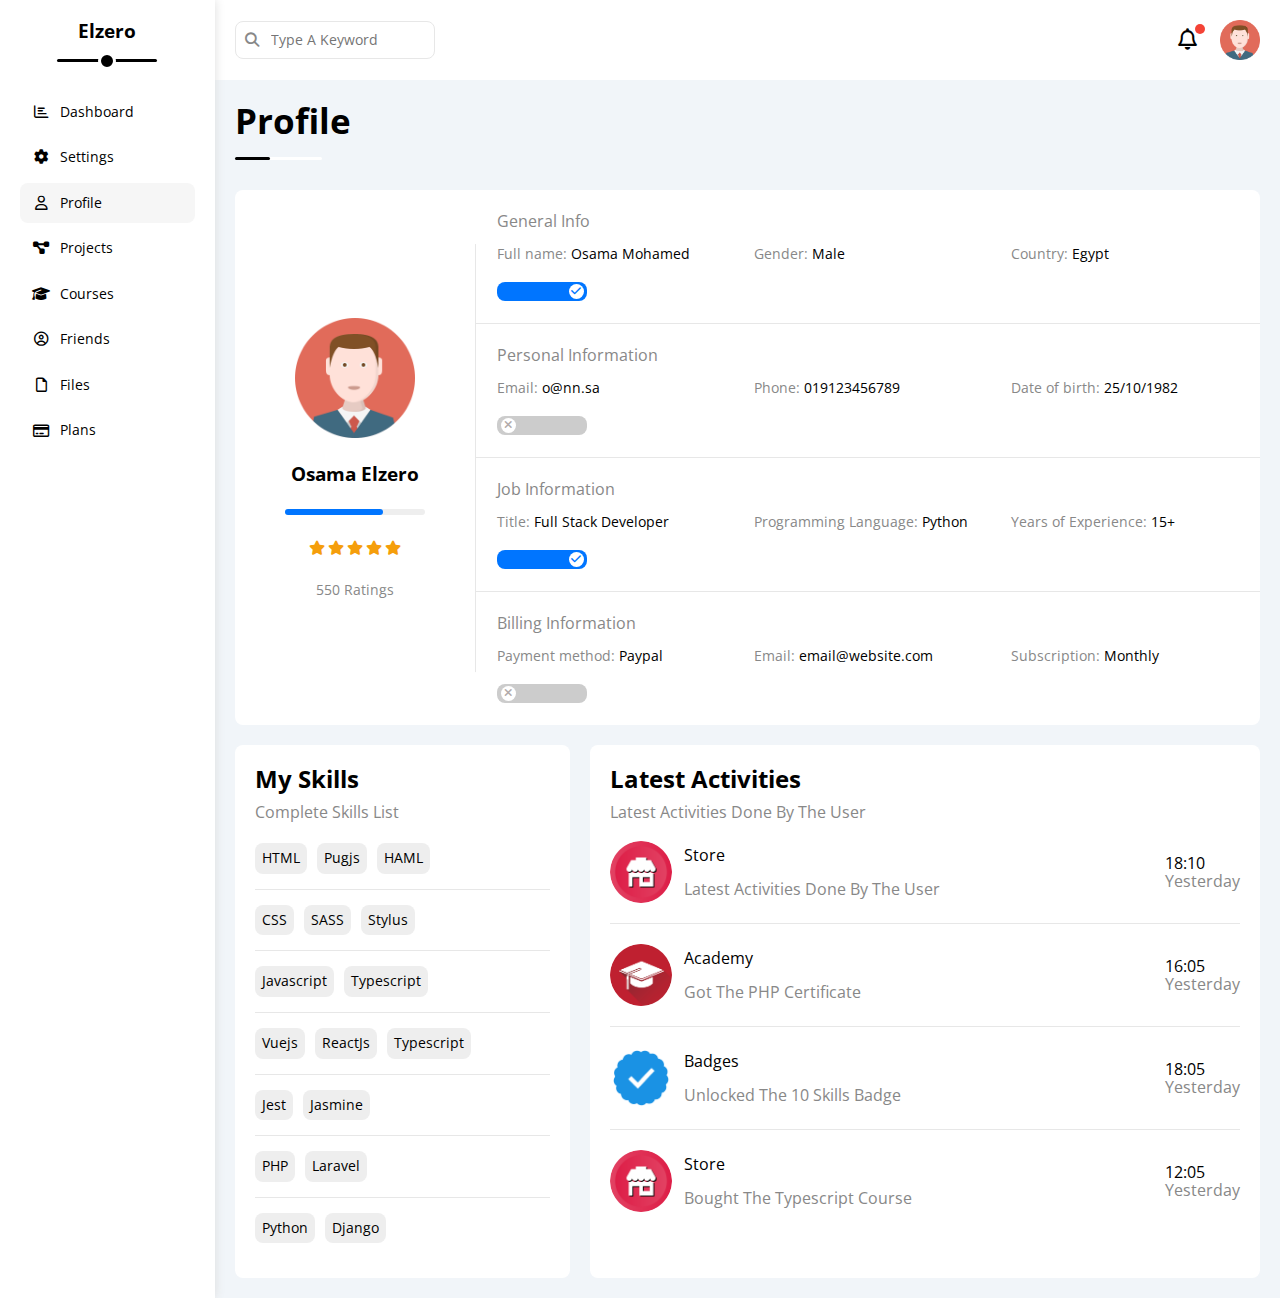
<file: profile.html>
<!DOCTYPE html>
<html lang="en">

<head>
    <meta charset="UTF-8">
    <meta name="viewport" content="width=device-width, initial-scale=1.0">
    <title>Profile</title>
    <!-- Normalize Library -->
    <link rel="stylesheet" href="assets/css/normalize.css">
    <!-- Style Framework CSS File -->
    <link rel="stylesheet" href="assets/css/framework.css">
    <!-- Style Master CSS File -->
    <link rel="stylesheet" href="assets/css/master.css">
    <!-- Font Awesome Library -->
    <link rel="stylesheet" href="assets/css/all.min.css">
    <!-- Open Sans Font -->
    <link rel="preconnect" href="https://fonts.googleapis.com">
    <link rel="preconnect" href="https://fonts.gstatic.com" crossorigin>
    <link href="https://fonts.googleapis.com/css2?family=Open+Sans:wght@300;500&display=swap" rel="stylesheet">
</head>

<body>
    <div class="page">
        <!-- Start Side-Bar -->
        <div class="side-bar">
            <h3>Elzero</h3>
            <ul>
                <li>
                    <a href="index.html">
                        <i class="fa-regular fa-chart-bar fa-fw"></i>
                        <span>Dashboard</span>
                    </a>
                </li>
                <li>
                    <a href="settings.html">
                        <i class="fa-solid fa-gear fa-fw"></i>
                        <span>Settings</span>
                    </a>
                </li>
                <li>
                    <a class="active" href="profile.html">
                        <i class="fa-regular fa-user fa-fw"></i>
                        <span>Profile</span>
                    </a>
                </li>
                <li>
                    <a href="projects.html">
                        <i class="fa-solid fa-diagram-project fa-fw"></i>
                        <span>Projects</span>
                    </a>
                </li>
                <li>
                    <a href="courses.html">
                        <i class="fa-solid fa-graduation-cap fa-fw"></i>
                        <span>Courses</span>
                    </a>
                </li>
                <li>
                    <a href="friends.html">
                        <i class="fa-regular fa-circle-user fa-fw"></i>
                        <span>Friends</span>
                    </a>
                </li>
                <li>
                    <a href="files.html">
                        <i class="fa-regular fa-file fa-fw"></i>
                        <span>Files</span>
                    </a>
                </li>
                <li>
                    <a href="plans.html">
                        <i class="fa-regular fa-credit-card fa-fw"></i>
                        <span>Plans</span>
                    </a>
                </li>
            </ul>
        </div>
        <!-- End Side-Bar -->


        <div class="page-content">
            <!-- Start Head -->
            <div class="head">
                <div class="search-field-holder">
                    <input type="text" class="search-field" placeholder="Type A Keyword" name="search-input">
                </div>
                <div class="icons">
                    <div class="notif-icon">
                        <i class="fa-regular fa-bell fa-xl"></i>
                    </div>
                    <img src="assets/imgs/avatar.png" alt="avatar image">
                </div>
            </div>
            <!-- End Head -->

            <!-- Start Content -->
            <div class="content">
                <h2 class="main-title">Profile</h2>
                <!-- Start Profile Main Section -->
                <div class="profile">
                    <div class="main-section">
                        <img src="assets/imgs/avatar.png" alt="avatar icon">
                        <h3>Osama Elzero</h3>
                        <div class="progress-bar">
                            <span style="width: 70%;"></span>
                        </div>
                        <ul>
                            <li><i class="fa-solid fa-star"></i></li>
                            <li><i class="fa-solid fa-star"></i></li>
                            <li><i class="fa-solid fa-star"></i></li>
                            <li><i class="fa-solid fa-star"></i></li>
                            <li><i class="fa-solid fa-star"></i></li>
                        </ul>
                        <p class="ratings">550 Ratings</p>
                    </div>
                    <div class="details">
                        <div class="general">
                            <h4>General Info</h4>
                            <div class="info-details">
                                <p>Full name: <span>Osama Mohamed</span></p>
                                <p>Gender: <span>Male</span></p>
                                <p>Country: <span>Egypt</span></p>
                                <label>
                                    <input class="checkbox" type="checkbox" checked>
                                    <span></span>
                                </label>
                            </div>
                        </div>
                        <div class="personal">
                            <h4>Personal Information</h4>
                            <div class="info-details">
                                <p>Email: <span>o@nn.sa</span></p>
                                <p>Phone: <span>019123456789</span></p>
                                <p>Date of birth: <span>25/10/1982</span></p>
                                <label>
                                    <input class="checkbox" type="checkbox">
                                    <span></span>
                                </label>
                            </div>
                        </div>
                        <div class="job">
                            <h4>Job Information</h4>
                            <div class="info-details">
                                <p>Title: <span>Full Stack Developer</span></p>
                                <p>Programming Language: <span>Python</span></p>
                                <p>Years of Experience: <span>15+</span></p>
                                <label>
                                    <input class="checkbox" type="checkbox" checked>
                                    <span></span>
                                </label>
                            </div>
                        </div>
                        <div class="billing">
                            <h4>Billing Information</h4>
                            <div class="info-details">
                                <p>Payment method: <span>Paypal</span></p>
                                <p>Email: <span>email@website.com</span></p>
                                <p>Subscription: <span>Monthly</span></p>
                                <label>
                                    <input class="checkbox" type="checkbox">
                                    <span></span>
                                </label>
                            </div>
                        </div>
                    </div>
                </div>
                <!-- End Profile Main Section -->

                <div class="wrapper profile-skills-wrapper">
                    <!-- Start My Skills -->
                    <div class="my-skills">
                        <h3 class="second-title">My Skills</h3>
                        <p>Complete Skills List</p>
                        <div class="content">
                            <div class="html">
                                <span>HTML</span>
                                <span>Pugjs</span>
                                <span>HAML</span>
                            </div>
                            <div class="css">
                                <span>CSS</span>
                                <span>SASS</span>
                                <span>Stylus</span>
                            </div>
                            <div class="javascript">
                                <span>Javascript</span>
                                <span>Typescript</span>
                            </div>
                            <div class="vue-react">
                                <span>Vuejs</span>
                                <span>ReactJs</span>
                                <span>Typescript</span>
                            </div>
                            <div class="jest-jasmine">
                                <span>Jest</span>
                                <span>Jasmine</span>
                            </div>
                            <div class="php">
                                <span>PHP</span>
                                <span>Laravel</span>
                            </div>
                            <div class="python">
                                <span>Python</span>
                                <span>Django</span>
                            </div>
                        </div>
                    </div>
                    <!-- End My Skills -->

                    <!-- Start Latest Activities -->
                    <div class="latest-activities">
                        <h3 class="second-title">Latest Activities</h3>
                        <p>Latest Activities Done By The User</p>
                        <div class="content">
                            <div class="activity">
                                <img src="assets/imgs/activity-01.png" alt="activity image">
                                <div class="text">
                                    <p>Store</p>
                                    <p>Latest Activities Done By The User</p>
                                </div>
                                <div class="time">
                                    <p>18:10</p>
                                    <p>Yesterday</p>
                                </div>
                            </div>
                            <div class="activity">
                                <img src="assets/imgs/activity-02.png" alt="activity image">
                                <div class="text">
                                    <p>Academy</p>
                                    <p>Got The PHP Certificate</p>
                                </div>
                                <div class="time">
                                    <p>16:05</p>
                                    <p>Yesterday</p>
                                </div>
                            </div>
                            <div class="activity">
                                <img src="assets/imgs/activity-03.png" alt="activity image">
                                <div class="text">
                                    <p>Badges</p>
                                    <p>Unlocked The 10 Skills Badge</p>
                                </div>
                                <div class="time">
                                    <p>18:05</p>
                                    <p>Yesterday</p>
                                </div>
                            </div>
                            <div class="activity">
                                <img src="assets/imgs/activity-01.png" alt="activity image">
                                <div class="text">
                                    <p>Store</p>
                                    <p>Bought The Typescript Course</p>
                                </div>
                                <div class="time">
                                    <p>12:05</p>
                                    <p>Yesterday</p>
                                </div>
                            </div>
                        </div>
                    </div>
                    <!-- End Latest Activities -->
                </div>
            </div>
            <!-- End Content -->

        </div>
    </div>
</body>

</html>
</file>
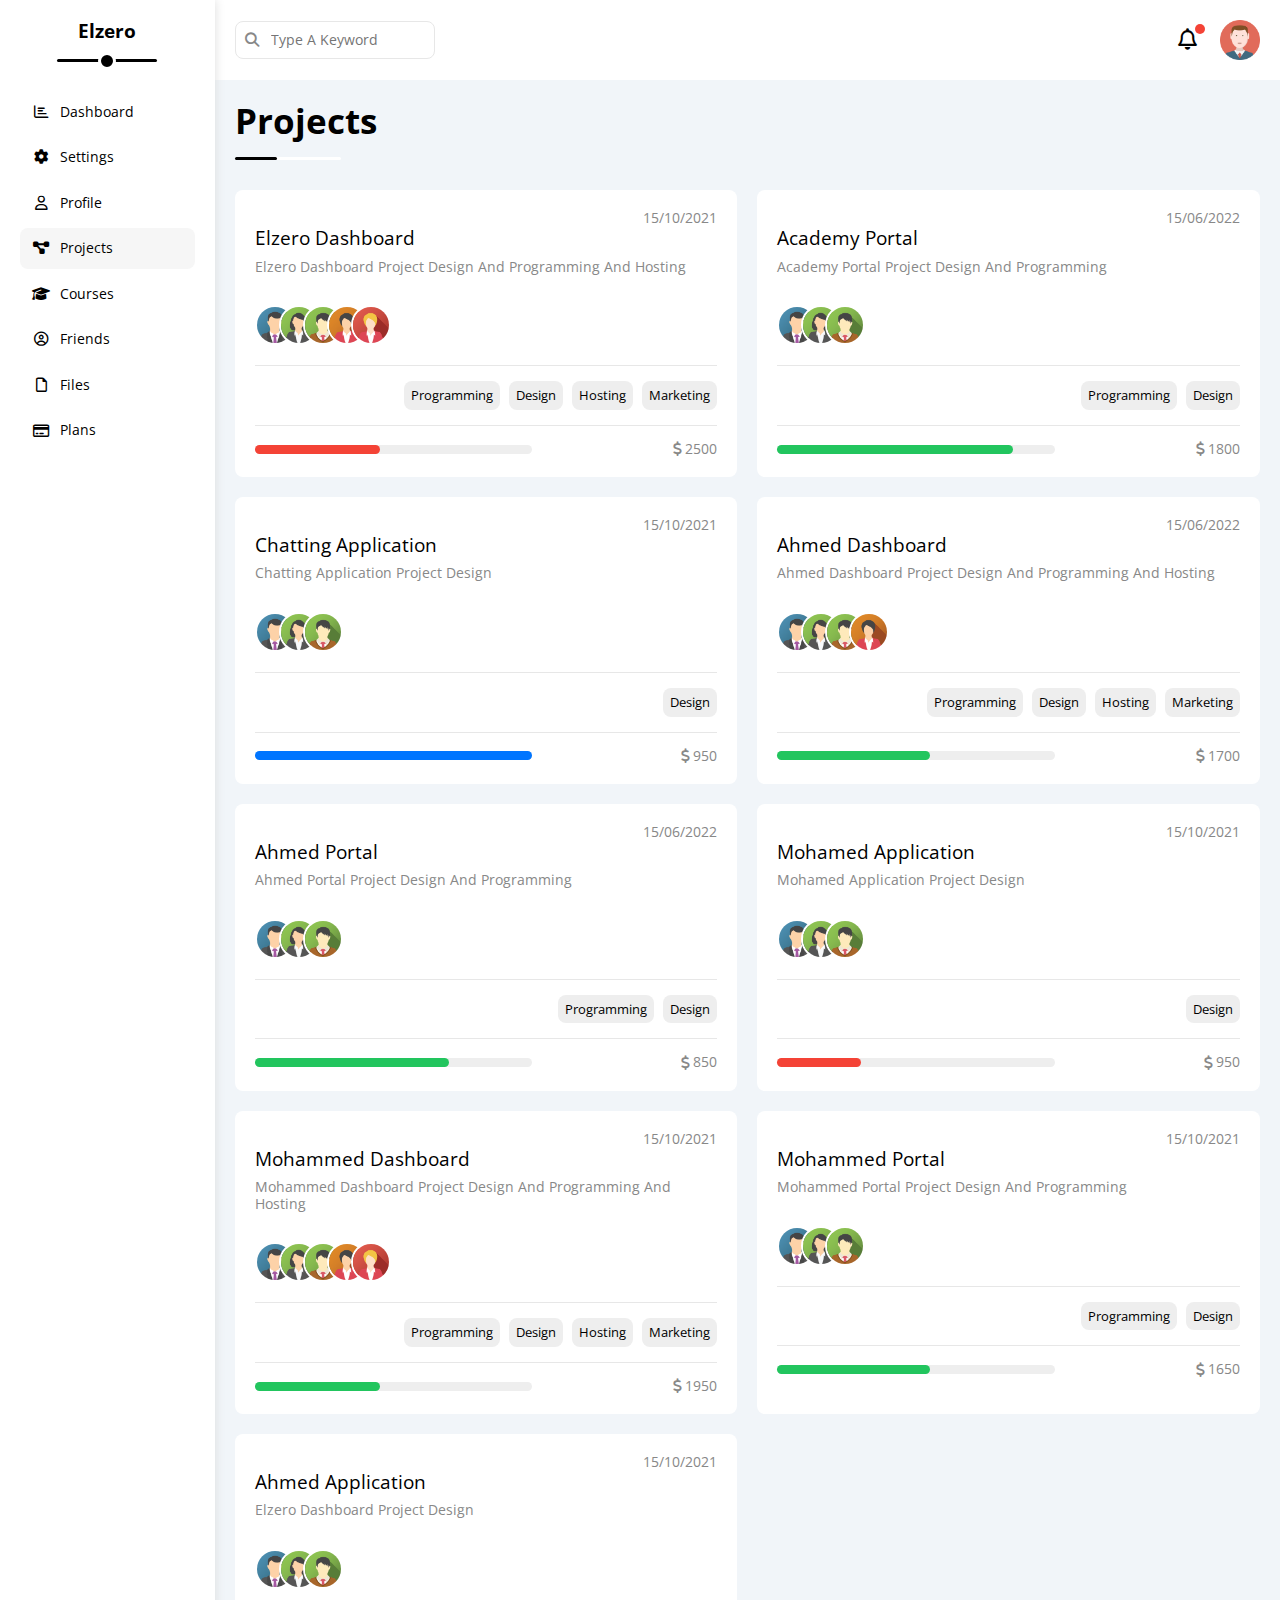
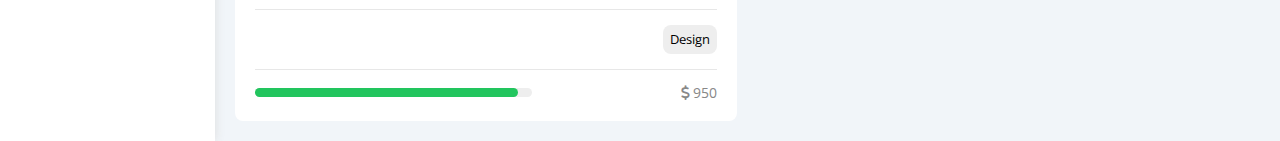
<file: projects.html>
<!DOCTYPE html>
<html lang="en">

<head>
    <meta charset="UTF-8">
    <meta name="viewport" content="width=device-width, initial-scale=1.0">
    <title>Projects</title>
    <!-- Normalize Library -->
    <link rel="stylesheet" href="assets/css/normalize.css">
    <!-- Style Framework CSS File -->
    <link rel="stylesheet" href="assets/css/framework.css">
    <!-- Style Master CSS File -->
    <link rel="stylesheet" href="assets/css/master.css">
    <!-- Font Awesome Library -->
    <link rel="stylesheet" href="assets/css/all.min.css">
    <!-- Open Sans Font -->
    <link rel="preconnect" href="https://fonts.googleapis.com">
    <link rel="preconnect" href="https://fonts.gstatic.com" crossorigin>
    <link href="https://fonts.googleapis.com/css2?family=Open+Sans:wght@300;500&display=swap" rel="stylesheet">
</head>

<body>
    <div class="page">
        <!-- Start Side-Bar -->
        <div class="side-bar">
            <h3>Elzero</h3>
            <ul>
                <li>
                    <a href="index.html">
                        <i class="fa-regular fa-chart-bar fa-fw"></i>
                        <span>Dashboard</span>
                    </a>
                </li>
                <li>
                    <a href="settings.html">
                        <i class="fa-solid fa-gear fa-fw"></i>
                        <span>Settings</span>
                    </a>
                </li>
                <li>
                    <a href="profile.html">
                        <i class="fa-regular fa-user fa-fw"></i>
                        <span>Profile</span>
                    </a>
                </li>
                <li>
                    <a class="active" href="projects.html">
                        <i class="fa-solid fa-diagram-project fa-fw"></i>
                        <span>Projects</span>
                    </a>
                </li>
                <li>
                    <a href="courses.html">
                        <i class="fa-solid fa-graduation-cap fa-fw"></i>
                        <span>Courses</span>
                    </a>
                </li>
                <li>
                    <a href="friends.html">
                        <i class="fa-regular fa-circle-user fa-fw"></i>
                        <span>Friends</span>
                    </a>
                </li>
                <li>
                    <a href="files.html">
                        <i class="fa-regular fa-file fa-fw"></i>
                        <span>Files</span>
                    </a>
                </li>
                <li>
                    <a href="plans.html">
                        <i class="fa-regular fa-credit-card fa-fw"></i>
                        <span>Plans</span>
                    </a>
                </li>
            </ul>
        </div>
        <!-- End Side-Bar -->


        <div class="page-content">
            <!-- Start Head -->
            <div class="head">
                <div class="search-field-holder">
                    <input type="text" class="search-field" placeholder="Type A Keyword" name="search-input">
                </div>
                <div class="icons">
                    <div class="notif-icon">
                        <i class="fa-regular fa-bell fa-xl"></i>
                    </div>
                    <img src="assets/imgs/avatar.png" alt="avatar image">
                </div>
            </div>
            <!-- End Head -->

            <!-- Start Content -->
            <div class="content">
                <h2 class="main-title">Projects</h2>
                <div class="wrapper">
                    <!-- Start Project 1 -->
                    <div class="project one">
                        <span class="date">15/10/2021</span>
                        <div class="main-info">
                            <h3>Elzero Dashboard</h3>
                            <p>Elzero Dashboard Project Design And Programming And Hosting</p>
                            <div class="collaborators">
                                <img src="assets/imgs/team-01.png" alt="collaborator image">
                                <img src="assets/imgs/team-02.png" alt="collaborator image">
                                <img src="assets/imgs/team-03.png" alt="collaborator image">
                                <img src="assets/imgs/team-04.png" alt="collaborator image">
                                <img src="assets/imgs/team-05.png" alt="collaborator image">
                            </div>
                        </div>
                        <div class="tags">
                            <span>Programming</span>
                            <span>Design</span>
                            <span>Hosting</span>
                            <span>Marketing</span>
                        </div>
                        <div class="progress">
                            <div class="progress-bar">
                                <span style="width: 45%;"></span>
                            </div>
                            <p class="revenue">2500</p>
                        </div>
                    </div>
                    <!-- End Project 1 -->

                    <!-- Start Project 2 -->
                    <div class="project two">
                        <span class="date">15/06/2022</span>
                        <div class="main-info">
                            <h3>Academy Portal</h3>
                            <p>Academy Portal Project Design And Programming</p>
                            <div class="collaborators">
                                <img src="assets/imgs/team-01.png" alt="collaborator image">
                                <img src="assets/imgs/team-02.png" alt="collaborator image">
                                <img src="assets/imgs/team-03.png" alt="collaborator image">
                            </div>
                        </div>
                        <div class="tags">
                            <span>Programming</span>
                            <span>Design</span>
                        </div>
                        <div class="progress">
                            <div class="progress-bar">
                                <span style="width: 85%;"></span>
                            </div>
                            <p class="revenue">1800</p>
                        </div>
                    </div>
                    <!-- End Project 2 -->

                    <!-- Start Project 3 -->
                    <div class="project three">
                        <span class="date">15/10/2021</span>
                        <div class="main-info">
                            <h3>Chatting Application</h3>
                            <p>Chatting Application Project Design</p>
                            <div class="collaborators">
                                <img src="assets/imgs/team-01.png" alt="collaborator image">
                                <img src="assets/imgs/team-02.png" alt="collaborator image">
                                <img src="assets/imgs/team-03.png" alt="collaborator image">
                            </div>
                        </div>
                        <div class="tags">
                            <span>Design</span>
                        </div>
                        <div class="progress">
                            <div class="progress-bar">
                                <span style="width: 100%;"></span>
                            </div>
                            <p class="revenue">950</p>
                        </div>
                    </div>
                    <!-- End Project 3 -->

                    <!-- Start Project 4 -->
                    <div class="project four">
                        <span class="date">15/06/2022</span>
                        <div class="main-info">
                            <h3>Ahmed Dashboard</h3>
                            <p>Ahmed Dashboard Project Design And Programming And Hosting</p>
                            <div class="collaborators">
                                <img src="assets/imgs/team-01.png" alt="collaborator image">
                                <img src="assets/imgs/team-02.png" alt="collaborator image">
                                <img src="assets/imgs/team-03.png" alt="collaborator image">
                                <img src="assets/imgs/team-04.png" alt="collaborator image">
                            </div>
                        </div>
                        <div class="tags">
                            <span>Programming</span>
                            <span>Design</span>
                            <span>Hosting</span>
                            <span>Marketing</span>
                        </div>
                        <div class="progress">
                            <div class="progress-bar">
                                <span style="width: 55%;"></span>
                            </div>
                            <p class="revenue">1700</p>
                        </div>
                    </div>
                    <!-- End Project 4 -->

                    <!-- Start Project 5 -->
                    <div class="project five">
                        <span class="date">15/06/2022</span>
                        <div class="main-info">
                            <h3>Ahmed Portal</h3>
                            <p>Ahmed Portal Project Design And Programming</p>
                            <div class="collaborators">
                                <img src="assets/imgs/team-01.png" alt="collaborator image">
                                <img src="assets/imgs/team-02.png" alt="collaborator image">
                                <img src="assets/imgs/team-03.png" alt="collaborator image">
                            </div>
                        </div>
                        <div class="tags">
                            <span>Programming</span>
                            <span>Design</span>
                        </div>
                        <div class="progress">
                            <div class="progress-bar">
                                <span style="width: 70%;"></span>
                            </div>
                            <p class="revenue">850</p>
                        </div>
                    </div>
                    <!-- End Project 5 -->

                    <!-- Start Project 6 -->
                    <div class="project six">
                        <span class="date">15/10/2021</span>
                        <div class="main-info">
                            <h3>Mohamed Application</h3>
                            <p>Mohamed Application Project Design</p>
                            <div class="collaborators">
                                <img src="assets/imgs/team-01.png" alt="collaborator image">
                                <img src="assets/imgs/team-02.png" alt="collaborator image">
                                <img src="assets/imgs/team-03.png" alt="collaborator image">
                            </div>
                        </div>
                        <div class="tags">
                            <span>Design</span>
                        </div>
                        <div class="progress">
                            <div class="progress-bar">
                                <span style="width: 30%;"></span>
                            </div>
                            <p class="revenue">950</p>
                        </div>
                    </div>
                    <!-- End Project 6 -->

                    <!-- Start Project 7 -->
                    <div class="project seven">
                        <span class="date">15/10/2021</span>
                        <div class="main-info">
                            <h3>Mohammed Dashboard</h3>
                            <p>Mohammed Dashboard Project Design And Programming And Hosting</p>
                            <div class="collaborators">
                                <img src="assets/imgs/team-01.png" alt="collaborator image">
                                <img src="assets/imgs/team-02.png" alt="collaborator image">
                                <img src="assets/imgs/team-03.png" alt="collaborator image">
                                <img src="assets/imgs/team-04.png" alt="collaborator image">
                                <img src="assets/imgs/team-05.png" alt="collaborator image">
                            </div>
                        </div>
                        <div class="tags">
                            <span>Programming</span>
                            <span>Design</span>
                            <span>Hosting</span>
                            <span>Marketing</span>
                        </div>
                        <div class="progress">
                            <div class="progress-bar">
                                <span style="width: 45%;"></span>
                            </div>
                            <p class="revenue">1950</p>
                        </div>
                    </div>
                    <!-- End Project 7 -->
                    
                    <!-- Start Project 8 -->
                    <div class="project eight">
                        <span class="date">15/10/2021</span>
                        <div class="main-info">
                            <h3>Mohammed Portal</h3>
                            <p>Mohammed Portal Project Design And Programming</p>
                            <div class="collaborators">
                                <img src="assets/imgs/team-01.png" alt="collaborator image">
                                <img src="assets/imgs/team-02.png" alt="collaborator image">
                                <img src="assets/imgs/team-03.png" alt="collaborator image">
                            </div>
                        </div>
                        <div class="tags">
                            <span>Programming</span>
                            <span>Design</span>
                        </div>
                        <div class="progress">
                            <div class="progress-bar">
                                <span style="width: 55%;"></span>
                            </div>
                            <p class="revenue">1650</p>
                        </div>
                    </div>
                    <!-- End Project 8 -->
                    
                    <!-- Start Project 9 -->
                    <div class="project nine">
                        <span class="date">15/10/2021</span>
                        <div class="main-info">
                            <h3>Ahmed Application</h3>
                            <p>Elzero Dashboard Project Design</p>
                            <div class="collaborators">
                                <img src="assets/imgs/team-01.png" alt="collaborator image">
                                <img src="assets/imgs/team-02.png" alt="collaborator image">
                                <img src="assets/imgs/team-03.png" alt="collaborator image">
                            </div>
                        </div>
                        <div class="tags">
                            <span>Design</span>
                        </div>
                        <div class="progress">
                            <div class="progress-bar">
                                <span style="width: 95%;"></span>
                            </div>
                            <p class="revenue">950</p>
                        </div>
                    </div>
                    <!-- End Project 9 -->
                </div>
            </div>
            <!-- End Content -->

        </div>
    </div>
</body>

</html>
</file>
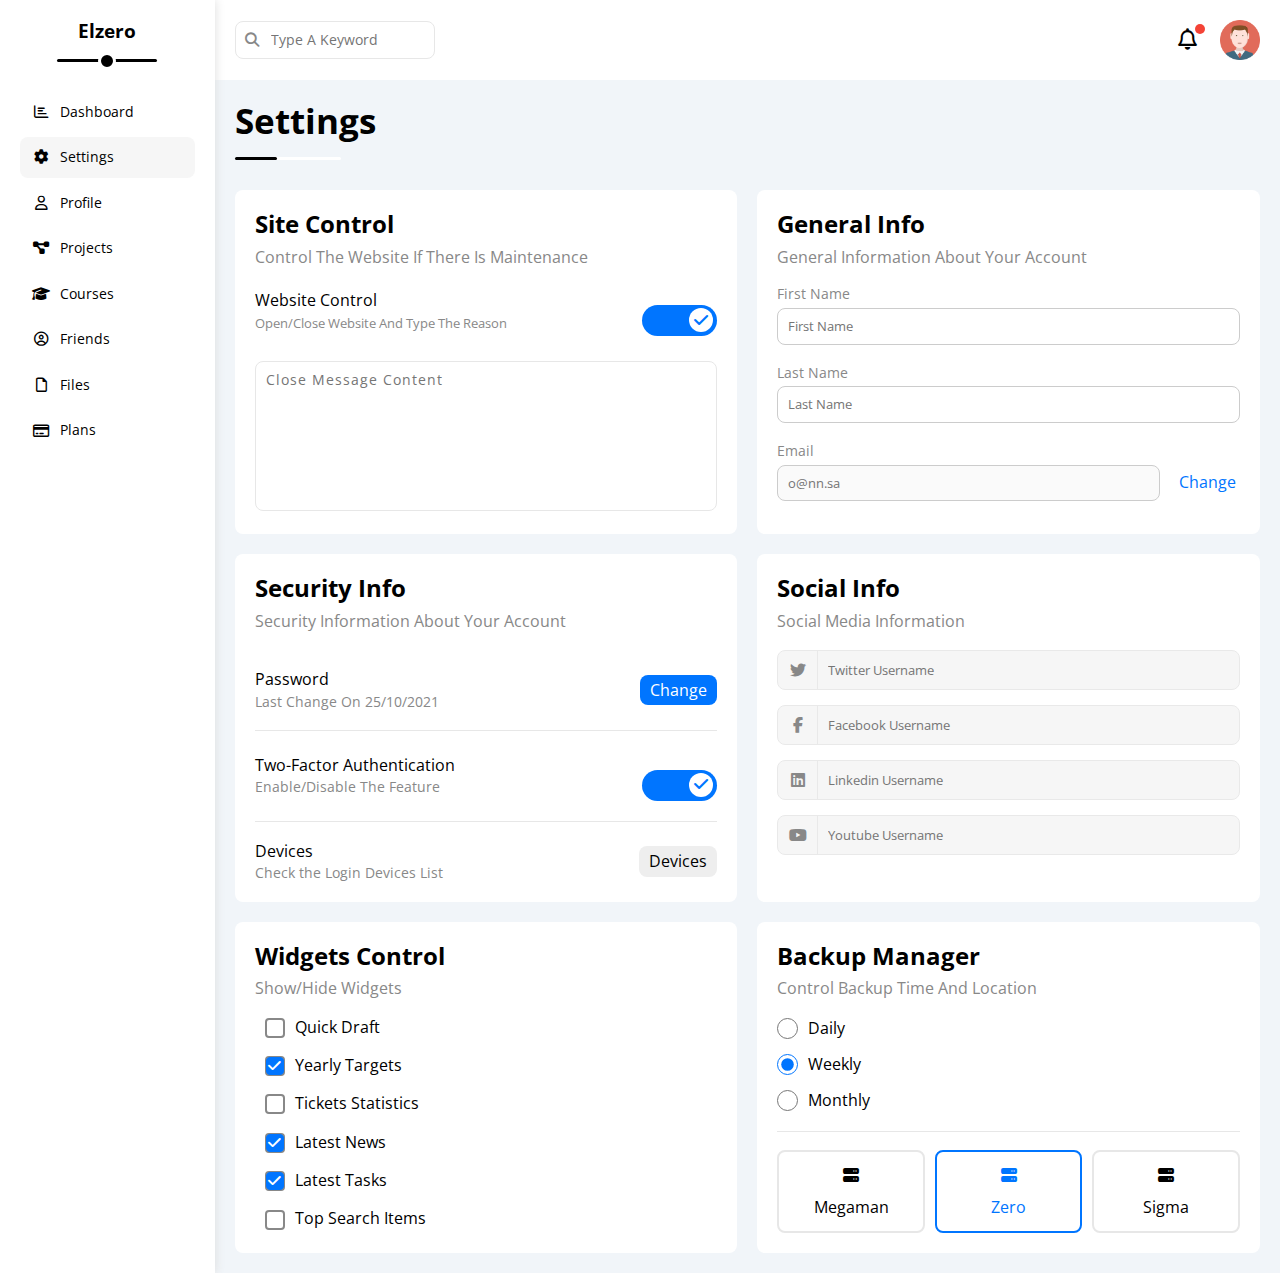
<file: settings.html>
<!DOCTYPE html>
<html lang="en">

<head>
    <meta charset="UTF-8">
    <meta name="viewport" content="width=device-width, initial-scale=1.0">
    <title>Settings</title>
    <!-- Normalize Library -->
    <link rel="stylesheet" href="assets/css/normalize.css">
    <!-- Style Framework CSS File -->
    <link rel="stylesheet" href="assets/css/framework.css">
    <!-- Style Master CSS File -->
    <link rel="stylesheet" href="assets/css/master.css">
    <!-- Font Awesome Library -->
    <link rel="stylesheet" href="assets/css/all.min.css">
    <!-- Open Sans Font -->
    <link rel="preconnect" href="https://fonts.googleapis.com">
    <link rel="preconnect" href="https://fonts.gstatic.com" crossorigin>
    <link href="https://fonts.googleapis.com/css2?family=Open+Sans:wght@300;500&display=swap" rel="stylesheet">
</head>

<body>
    <div class="page">
        <!-- Start Side-Bar -->
        <div class="side-bar">
            <h3>Elzero</h3>
            <ul>
                <li>
                    <a href="index.html">
                        <i class="fa-regular fa-chart-bar fa-fw"></i>
                        <span>Dashboard</span>
                    </a>
                </li>
                <li>
                    <a class="active" href="settings.html">
                        <i class="fa-solid fa-gear fa-fw"></i>
                        <span>Settings</span>
                    </a>
                </li>
                <li>
                    <a href="profile.html">
                        <i class="fa-regular fa-user fa-fw"></i>
                        <span>Profile</span>
                    </a>
                </li>
                <li>
                    <a href="projects.html">
                        <i class="fa-solid fa-diagram-project fa-fw"></i>
                        <span>Projects</span>
                    </a>
                </li>
                <li>
                    <a href="courses.html">
                        <i class="fa-solid fa-graduation-cap fa-fw"></i>
                        <span>Courses</span>
                    </a>
                </li>
                <li>
                    <a href="friends.html">
                        <i class="fa-regular fa-circle-user fa-fw"></i>
                        <span>Friends</span>
                    </a>
                </li>
                <li>
                    <a href="files.html">
                        <i class="fa-regular fa-file fa-fw"></i>
                        <span>Files</span>
                    </a>
                </li>
                <li>
                    <a href="plans.html">
                        <i class="fa-regular fa-credit-card fa-fw"></i>
                        <span>Plans</span>
                    </a>
                </li>
            </ul>
        </div>
        <!-- End Side-Bar -->


        <div class="page-content">

            <!-- Start Head -->
            <div class="head">
                <div class="search-field-holder">
                    <input type="text" class="search-field" placeholder="Type A Keyword" name="search-input">
                </div>
                <div class="icons">
                    <div class="notif-icon">
                        <i class="fa-regular fa-bell fa-xl"></i>
                    </div>
                    <img src="assets/imgs/avatar.png" alt="avatar image">
                </div>
            </div>
            <!-- End Head -->

            <!-- Start Content -->
            <div class="content">
                <h2 class="main-title">Settings</h2>
                <div class="wrapper">
                    <!-- Start Site Control -->
                    <div class="site-control">
                        <h3 class="second-title unselectable">Site Control</h3>
                        <p>Control The Website If There Is Maintenance</p>
                        <div class="content">
                            <div class="switch">
                                <div class="text">
                                    <h4>Website Control</h4>
                                    <p>Open/Close Website And Type The Reason</p>
                                </div>
                                <label>
                                    <input type="checkbox" class="checkbox" checked>
                                    <div class="toggle-switch"></div>
                                </label>
                            </div>
                            <textarea name="message" placeholder="Close Message Content"></textarea>
                        </div>
                    </div>
                    <!-- End Site Control -->

                    <!-- Start General Info -->
                    <div class="general-info">
                        <h3 class="second-title unselectable">General Info</h3>
                        <p>General Information About Your Account</p>
                        <div class="content">
                            <form action="">
                                <label for="first-name">First Name</label>
                                <input class="input" type="text" id="first-name" name="first-name" placeholder="First Name">
                                <label for="last-name">Last Name</label>
                                <input class="input" type="text" id="last-name" name="last-name" placeholder="Last Name">
                                <label for="email">Email</label>
                                <input class="input" type="email" id="email" name="email" placeholder="o@nn.sa" disabled>
                                <a href="#">Change</a>
                            </form>
                        </div>
                    </div>
                    <!-- End General Info -->

                    <!-- Start Security Info -->
                    <div class="security-info">
                        <h3 class="second-title unselectable">Security Info</h3>
                        <p>Security Information About Your Account</p>
                        <div class="content">
                            <div class="password">
                                <div class="text">
                                    <p>Password</p>
                                    <p>Last Change On 25/10/2021</p>
                                </div>
                                <a href="#" class="btn-shape change">Change</a>
                            </div>
                            <div class="two-factor">
                                <div class="text">
                                    <p>Two-Factor Authentication</p>
                                    <p>Enable/Disable The Feature</p>
                                </div>
                                <label>
                                    <input class="checkbox" type="checkbox" checked>
                                    <div class="toggle-switch"></div>
                                </label>
                            </div>
                            <div class="devices">
                                <div class="text">
                                    <p>Devices</p>
                                    <p>Check the Login Devices List</p>
                                </div>
                                <a href="#" class="btn-shape devices">Devices</a>
                            </div>
                        </div>
                    </div>
                    <!-- End Security Info -->

                    <!-- Start Social Info -->
                    <div class="social-info">
                        <h3 class="second-title unselectable">Social Info</h3>
                        <p>Social Media Information</p>
                        <div class="content">
                            <div class="media twitter">
                                <input type="text" placeholder="Twitter Username">
                                <div class="icon">
                                    <i class="fa-brands fa-twitter"></i>
                                </div>
                            </div>
                            <div class="media facebook">
                                <input type="text" placeholder="Facebook Username">
                                <div class="icon">
                                    <i class="fa-brands fa-facebook-f"></i>
                                </div>
                            </div>
                            <div class="media linkedin">
                                <input type="text" placeholder="Linkedin Username">
                                <div class="icon">
                                    <i class="fa-brands fa-linkedin"></i>
                                </div>
                            </div>
                            <div class="media Youtube">
                                <input type="text" placeholder="Youtube Username">
                                <div class="icon">
                                    <i class="fa-brands fa-youtube"></i>
                                </div>
                            </div>
                        </div>
                    </div>
                    <!-- End Social Info -->

                    <!-- Start Widgets Control -->
                    <div class="widgets-control">
                        <h3 class="second-title unselectable">Widgets Control</h3>
                        <p class="unselectable">Show/Hide Widgets</p>
                        <div class="content">
                            <label class="widget" for="quick-draft">
                                <input type="checkbox" id="quick-draft">
                                <span class="unselectable">Quick Draft</span>
                            </label>
                            <label class="widget" for="yearly-targets">
                                <input type="checkbox" id="yearly-targets" checked>
                                <span class="unselectable">Yearly Targets</span>
                            </label>
                            <label class="widget" for="tickets-stats">
                                <input type="checkbox" id="tickets-stats">
                                <span class="unselectable">Tickets Statistics</span>
                            </label>
                            <label class="widget" for="latest-news">
                                <input type="checkbox" id="latest-news" checked>
                                <span class="unselectable">Latest News</span>
                            </label>
                            <label class="widget" for="latest-tasks">
                                <input type="checkbox" id="latest-tasks" checked>
                                <span class="unselectable">Latest Tasks</span>
                            </label>
                            <label class="widget" for="top-search-items">
                                <input type="checkbox" id="top-search-items">
                                <span class="unselectable">Top Search Items</span>
                            </label>
                        </div>
                    </div>
                    <!-- End Widgets Control -->

                    <!-- Start Backup Manager -->
                    <div class="backup-manager">
                        <h3 class="second-title">Backup Manager</h3>
                        <p>Control Backup Time And Location</p>
                        <div class="content">
                            <div class="time">
                                <label for="daily">
                                    <input type="radio" name="time" id="daily">
                                    <span class="unselectable">Daily</span>
                                </label>
                                <label for="weekly">
                                    <input type="radio" name="time" id="weekly" checked>
                                    <span class="unselectable">Weekly</span>
                                </label>
                                <label for="monthly">
                                    <input type="radio" name="time" id="monthly">
                                    <span class="unselectable">Monthly</span>
                                </label>
                            </div>
                            <div class="location">
                                <label for="megaman">
                                    <input type="radio" name="location" id="megaman">
                                    <div class="container">
                                        <i class="fa-solid fa-server"></i>
                                        <span>Megaman</span>
                                    </div>
                                </label>
                                <label for="zero">
                                    <input type="radio" name="location" id="zero" checked>
                                    <div class="container">
                                        <i class="fa-solid fa-server"></i>
                                        <span>Zero</span>
                                    </div>
                                </label>
                                <label for="sigma">
                                    <input type="radio" name="location" id="sigma">
                                    <div class="container">
                                        <i class="fa-solid fa-server"></i>
                                        <span>Sigma</span>
                                    </div>
                                </label>
                            </div>
                        </div>
                    </div>
                    <!-- End Backup Manager -->
                </div>  
            </div>
            <!-- End Content -->

        </div>
    </div>
</body>

</html>
</file>
<file: assets/css/framework.css>
@import url('master.css');

/* Start Components */
/* -------- Start Main Title */
.main-title {
    width: fit-content;
    margin-bottom: 50px;
    font-size: 2.2rem;
    position: relative;
}

.main-title::before,
.main-title::after {
    content: "";
    height: 3px;
    border-radius: 6px;
    position: absolute;
    bottom: -20px;
    left: 0;
}

.main-title::before {
    width: 75%;
    background-color: white;
}

.main-title::after {
    width: 30%;
    background-color: black;
}

@media (max-width:767px) {
    .main-title {
        font-size: 1.5rem;
    }
}
/* -------- End Main Title */

.btn-shape {
    display: block;
    width: fit-content;
    padding: 6px 10px;
    font-size: 0.9rem;
    border: none;
    border-radius: var(--border-radius-main);
    cursor: pointer;
    transition: var(--transition-main);
}

.unselectable {
    -webkit-user-select: none;
    -moz-user-select: none;
    -ms-user-select: none;
    user-select: none;
}

/* End Components */


/* Start Animations */
@keyframes blue-white {
    0%, 100% {
        background-color: white;
    }
    50% {
        background-color: var(--color-blue);
    }
}

@keyframes up-and-down {
    0%, 100% {
        transform: translateY(0);
    }

    50% {
        transform: translateY(-4px);
    }
}
/* End Animations */
</file>
<file: assets/css/master.css>
/* Start Variables */
:root {
    --transition-main: 0.3s;
    --color-blue: #0075ff;
    --color-blue-alt: #0d69d5;
    --color-blue-light: #CCE3FF;
    --color-red: #F44336;
    --color-red-light: #FFCCCC;
    --color-yellow: #F59E0B;
    --color-yellow-light: #FDECCE;
    --color-green: #22C55E;
    --color-green-light: #D3F3DF;
    --color-gray: #888;
    --color-border-gray: #e7e7e7;
    --border-radius-main: 8px;
    --transition-main: 0.3s;
    --font-family-fa: "Font Awesome 5 Free";
}

/* End Variables */

/* Start Global Rules */
* {
    -webkit-box-sizing: border-box;
    -moz-box-sizing: border-box;
    box-sizing: border-box;
    margin: 0;
    padding: 0;
}

*:focus {
    outline: none;
}

html {
    scroll-behavior: smooth;
}

::-webkit-scrollbar {
    width: 14px;
}

::-webkit-scrollbar-track {
    background-color: white;
}

::-webkit-scrollbar-thumb {
    background-color: var(--color-blue);
}

::-webkit-scrollbar-thumb:hover {
    background-color: var(--color-blue-alt);
}

body {
    font-family: 'Open Sans', sans-serif;
}

a {
    text-decoration: none;
}

ul {
    padding: 0;
    list-style: none;
}

table {
    padding: 0;
    margin: 0;
}

.page {
    display: flex;
    background-color: #f1f5f9;
    min-height: 100vh;
}

/* End Global Rules */

/* Start Sidebar */
.side-bar {
    width: 250px;
    padding: 20px;
    background-color: white;
    box-shadow: 0 0 10px #ddd;
    position: relative;
}

.side-bar>h3 {
    text-align: center;
    margin-top: 0px;
    margin-bottom: 50px;
    position: relative;
}

@media (max-width: 767px) {
    .side-bar {
        width: 62px;
        padding: 10px;
    }

    .side-bar>h3 {
        font-size: 13px;
        margin-bottom: 15px;
    }
}

@media (min-width: 768px) {

    .side-bar>h3::before,
    .side-bar>h3::after {
        content: "";
        background-color: black;
        position: absolute;
        left: 50%;
        transform: translateX(-50%);
    }

    .side-bar>h3::before {
        width: 100px;
        height: 3px;
        bottom: -20px;
        border-radius: var(--border-radius-main);
    }

    .side-bar>h3::after {
        width: 12px;
        height: 12px;
        border-radius: 50%;
        border: 3px solid white;
        bottom: -28px;
    }
}

.side-bar ul li a {
    padding: 12px;
    margin-bottom: 5px;
    border-radius: var(--border-radius-main);
    display: flex;
    align-items: center;
    gap: 10px;
    color: black;
    font-size: 0.9rem;
    transition: var(--transition-main);
}

.side-bar ul li a:hover,
.side-bar ul li a.active {
    background-color: #f6f6f6;
}

@media (max-width: 767px) {
    .side-bar ul li a span {
        display: none;
    }
}

/* End Sidebar */

/* Start Head */
.page-content {
    width: 100%;
    overflow: hidden;
}

.page-content>.head {
    background-color: white;
    display: flex;
    justify-content: space-between;
    align-items: center;
    width: 100%;
    padding: 20px;
}

@media (max-width: 424px) {
    .page-content>.head {
        padding: 10px;
        gap: 9px;
    }
}

.page-content>.head .search-field-holder {
    font-size: 0.9rem;
    position: relative;
}

.page-content>.head .search-field-holder::before {
    font-family: var(--font-family-fa);
    font-weight: 700;
    content: "\f002";
    color: #888;
    position: absolute;
    left: 10px;
    top: 50%;
    transform: translateY(-50%);
    z-index: 10;
}

.page-content>.head .search-field-holder .search-field {
    padding: 10px;
    padding-left: 35px;
    border: 1px solid var(--color-border-gray);
    border-radius: var(--border-radius-main);
    width: 200px;
    position: relative;
    transition: var(--transition-main);
}

.page-content>.head .search-field-holder .search-field:focus {
    border-color: #ccc;
}

@media (max-width: 424px) {
    .page-content>.head .search-field-holder .search-field {
        width: 160px;
        padding: 5px;
        padding-left: 30px;
    }
}

@media (min-width: 768px) {
    .page-content>.head .search-field-holder .search-field:focus {
        width: 250px;
    }
}

.page-content>.head .search-field-holder .search-field:focus::placeholder {
    color: transparent;
}

.page-content>.head .icons {
    display: flex;
    align-items: center;
    gap: 23px;
}

.page-content>.head .icons .notif-icon {
    width: fit-content;
    position: relative;
    cursor: pointer;
}

.page-content>.head .icons .notif-icon::before {
    content: "";
    width: 10px;
    height: 10px;
    background-color: var(--color-red);
    border-radius: 50%;
    position: absolute;
    top: -8px;
    right: -8px;
}

.page-content>.head .icons .notif-icon {
    font-size: 0.9rem
}

.page-content>.head .icons img {
    width: 40px;
}

@media (max-width: 374px) {
    .page-content>.head .icons {
        font-size: 0.8rem;
        gap: 15px;
    }

    .page-content>.head .icons img {
        width: 35px;
    }
}

/* End Head*/

/* Start Content */
.page-content>.content {
    padding: 20px;
}

@media (max-width: 767px) {
    .page-content>.content {
        padding: 10px;
    }
}

.page-content .wrapper {
    display: grid;
    grid-template-columns: repeat(auto-fill, minmax(450px, 1fr));
    grid-gap: 20px;
}

@media (max-width: 767px) {
    .page-content .wrapper {
        grid-template-columns: auto;
        grid-gap: 15px;
    }
}

.page-content .five-items-wrapper {
    grid-template-columns: repeat(auto-fill, minmax(300px, 1fr));
}

@media (max-width: 767px) {
    .page-content .five-items-wrapper {
        grid-template-columns: auto;
        grid-gap: 10px;
    }
}

.content .six-items-wrapper {
    flex: 1;
    background-color: transparent;
    grid-template-columns: repeat(auto-fill, minmax(200px, 1fr));
}

@media (max-width: 767px) {
    .content .six-items-wrapper {
        padding: 0;
        grid-gap: 10px;
    }
}

.wrapper>div {
    padding: 20px;
    background-color: white;
    border-radius: var(--border-radius-main);
    overflow: hidden;
}

@media (max-width: 374px) {
    .wrapper>div {
        padding: 20px 15px;
    }
}

.page-content .second-title {
    font-size: 1.5rem;
    margin-bottom: 10px;
    text-transform: capitalize;
}

.page-content .second-title+p {
    font-size: 1rem;
    color: var(--color-gray);
    margin-bottom: 20px;
}

/* End Content */




/* ------------- Start Dashboard Page ------------- */
/* Start Welcome */
div .welcome {
    padding: 0;
}

.welcome .cover {
    min-height: 150px;
    display: flex;
    justify-content: space-between;
    align-items: center;
    padding: 30px;
    background-color: #EEEEEE;
    max-width: 100%;
}

.welcome .cover img.welcome {
    width: 200px;
}

@media (max-width: 767px) {
    .welcome .cover img.welcome {
        display: none;
    }
}

.welcome .cover .text {
    display: flex;
    flex-direction: column;
    gap: 10px;
}

.welcome .cover .text h3 {
    font-size: 1.5rem;
    color: black;
}

.welcome .cover .text span.name {
    font-size: 1.1rem;
    color: var(--color-gray);
}

.welcome .avatar {
    width: 55px;
    outline: 4px solid white;
    border-radius: 50%;
    box-shadow: rgba(149, 157, 165, 0.2) 0px 8px 24px;
    position: relative;
    top: -27px;
    left: 30px;
}

.welcome .infos {
    display: flex;
    justify-content: space-around;
    align-items: center;
    padding: 20px;
    border-top: 1px solid var(--color-border-gray);
    border-bottom: 1px solid var(--color-border-gray);
    text-align: center;
    margin-bottom: 15px;
}

@media (max-width: 767px) {
    .welcome .infos {
        flex-direction: column;
        gap: 30px;
    }
}

.welcome .infos>div {
    display: flex;
    flex-direction: column;
    gap: 10px;
}

.welcome .infos div span.secondary {
    font-size: 0.9rem;
    color: var(--color-gray);
}

.welcome a.profile-btn {
    color: white;
    background-color: var(--color-blue);
    margin: 0 15px 15px auto;
    transition: var(--transition-main);
}

.welcome a.profile-btn:hover {
    background-color: var(--color-blue-alt);
}

/* End Welcome */

/* Starr Draft */
.draft>form input[name="title"],
.draft>form textarea {
    display: block;
    padding: 8px;
    padding-left: 15px;
    width: 100%;
    font-size: 0.9rem;
    word-spacing: 1px;
    border: none;
    background-color: #EEEEEE;
    border-radius: var(--border-radius-main);
    margin-bottom: 15px;
}

.draft>form textarea {
    resize: none;
    height: 180px;
    line-height: 1.8;
}

.draft>form input[type="submit"] {
    color: white;
    background-color: var(--color-blue);
    margin: 0 0 0 auto;
}

.draft>form input[type="submit"]:hover {
    background-color: var(--color-blue-alt);
}

/* End Draft */

/* Start Yearly Targets */
.yearly-targets .rows {
    display: flex;
    flex-direction: column;
    row-gap: 15px;
}

.yearly-targets .box {
    display: grid;
    grid-template-columns: auto 1fr;
    grid-gap: 15px;
}

.yearly-targets .box .icon {
    display: flex;
    align-items: center;
    justify-content: center;
    width: 80px;
    height: 80px;
}

.yearly-targets .box.money .icon {
    background-color: var(--color-blue-light);
}

.yearly-targets .box.projects .icon {
    background-color: var(--color-yellow-light);
}

.yearly-targets .box.team .icon {
    background-color: var(--color-green-light);
}

.yearly-targets .box .icon i {
    font-size: 1.3rem;
}

.yearly-targets .box.money .icon i {
    color: var(--color-blue);
}

.yearly-targets .box.projects .icon i {
    color: var(--color-yellow);
}

.yearly-targets .box.team .icon i {
    color: var(--color-green);
}

.yearly-targets .box .details {
    display: flex;
    flex-direction: column;
    justify-content: space-between;
    gap: 10px;
    padding: 7px 10px 7px 0;
}

.yearly-targets .box .details span.secondary {
    font-size: 1rem;
    color: var(--color-gray);
}

.yearly-targets .box .details span.main {
    font-size: 1rem;
    font-weight: bold;
}

.yearly-targets .box .details .prog-bar {
    width: 100%;
    height: 4px;
    border-radius: var(--border-radius-main);
}

.yearly-targets .box.money .details .prog-bar {
    background-color: var(--color-blue-light);
}

.yearly-targets .box.projects .details .prog-bar {
    background-color: var(--color-yellow-light);
}

.yearly-targets .box.team .details .prog-bar {
    background-color: var(--color-green-light);
}

.yearly-targets .box .details .prog-bar span {
    display: block;
    height: 100%;
    border-radius: var(--border-radius-main);
    position: relative;
}

.yearly-targets .box.money .details .prog-bar span {
    background-color: var(--color-blue);
}

.yearly-targets .box.projects .details .prog-bar span {
    background-color: var(--color-yellow);
}

.yearly-targets .box.team .details .prog-bar span {
    background-color: var(--color-green);
}

.yearly-targets .box .details .prog-bar span::before {
    content: attr(data-progress);
    padding: 4px;
    border: none;
    border-radius: 5px;
    font-size: 0.8rem;
    font-weight: normal;
    position: absolute;
    top: -35px;
    right: -15px;
    z-index: 10;
}

.yearly-targets .box.money .details .prog-bar span::before {
    color: white;
    background-color: var(--color-blue);
}

.yearly-targets .box.projects .details .prog-bar span::before {
    color: white;
    background-color: var(--color-yellow);
}

.yearly-targets .box.team .details .prog-bar span::before {
    color: white;
    background-color: var(--color-green);
}

.yearly-targets .box .details .prog-bar span::after {
    content: "";
    border-width: 6px;
    border-style: solid;
    position: absolute;
    top: -13px;
    right: -5px;
}

.yearly-targets .box.money .details .prog-bar span::after {
    border-color: var(--color-blue) transparent transparent transparent;
}

.yearly-targets .box.projects .details .prog-bar span::after {
    border-color: var(--color-yellow) transparent transparent transparent;
}

.yearly-targets .box.team .details .prog-bar span::after {
    border-color: var(--color-green) transparent transparent transparent;
}

/* End Yearly Targets */

/* Start Tickets Statistics */
.tickets-stats .boxes {
    display: grid;
    grid-template-columns: repeat(auto-fill, minmax(40%, 1fr));
    gap: 20px;
}

@media (max-width: 767px) {
    .tickets-stats .boxes {
        grid-template-columns: 1fr;
    }
}


.tickets-stats .boxes .box {
    padding: 25px;
    border: 1px solid var(--color-border-gray);
    border-radius: var(--border-radius-main);
    display: flex;
    flex-direction: column;
    justify-content: center;
    align-items: center;
    text-align: center;
    gap: 10px;
}

.tickets-stats .boxes .box i {
    font-size: 1.5rem;
}

.tickets-stats .boxes .box.total i {
    color: var(--color-yellow);
}

.tickets-stats .boxes .box.pending i {
    color: var(--color-blue);
}

.tickets-stats .boxes .box.closed i {
    color: var(--color-green);
}

.tickets-stats .boxes .box.deleted i {
    color: var(--color-red);
}

.tickets-stats .boxes .box span.main {
    font-size: 1.6rem;
    font-weight: bold;
}

.tickets-stats .boxes .box span.secondary {
    font-size: 0.9rem;
    color: var(--color-gray);
}

/* End Tickets Statistics */

/* Start Latest News */
.latest-news h3 {
    margin-bottom: 20px;
}

.latest-news .post {
    display: flex;
    align-items: center;
    gap: 15px;
    padding: 20px 0;
}

@media (max-width: 767px) {
    .latest-news .post {
        flex-direction: column;
        justify-content: center;
        align-items: center;
        text-align: center;
        gap: 15px;
    }
}

.latest-news .post:not(:last-of-type) {
    border-bottom: 1px solid var(--color-border-gray);
}

.latest-news .post img {
    width: 100px;
    max-width: 100%;
    border-radius: var(--border-radius-main);
}

.latest-news .text {
    display: flex;
    flex-direction: column;
    gap: 7px;
    flex: 1;
}

.latest-news .text h4 {
    font-size: 1.1rem;
    font-weight: bold;

}

.latest-news .text p {
    font-size: 0.9rem;
    color: var(--color-gray);
}

.latest-news span.date {
    font-size: 0.8rem;
    padding: 7px 10px;
    border-radius: var(--border-radius-main);
    background-color: #EEEEEE;
    color: black;
}

/* End Latest News */

/* Start Latest Tasks */
.latest-tasks h3 {
    margin-bottom: 20px;
}

.latest-tasks .tasks {
    display: flex;
    flex-direction: column;
}

.latest-tasks .tasks .task {
    display: flex;
    justify-content: space-between;
    align-items: center;
    padding: 20px 0;
    position: relative;
}

.latest-tasks .tasks .task:last-of-type {
    padding-bottom: 0;
}

.latest-tasks .tasks .task:nth-of-type(4) {
    opacity: 0.4;
}

/* .latest-tasks .tasks .task:nth-of-type(4)::before {
    content: "";
    width: 100%;
    height: 100%;
    background-color: rgba(255, 255, 255, 0.77);
    position: absolute;
    top: 0;
    left: 0;
} */

.latest-tasks .tasks .task:not(:last-of-type) {
    border-bottom: 1px solid var(--color-border-gray);
}

.latest-tasks .tasks .task .text {
    flex: 1;
    display: flex;
    flex-direction: column;
    gap: 10px;
}

.latest-tasks .tasks .task .text h4 {
    font-size: 1rem;
    font-weight: bold;
}

.latest-tasks .tasks .task .text p {
    font-size: 1rem;
    color: var(--color-gray);
}

.latest-tasks .tasks .task:nth-of-type(4) .text h4,
.latest-tasks .tasks .task:nth-of-type(4) .text p {
    text-decoration: line-through;
}


.latest-tasks .tasks .task i {
    cursor: pointer;
    font-size: 1.1rem;
}

.latest-tasks .tasks .task i:hover {
    color: var(--color-red);
}

/* End Latest Tasks */

/* Start Top Search Items */
.top-search-items .head {
    display: flex;
    justify-content: space-between;
    align-items: center;
    margin-top: 30px;
    margin-bottom: 30px;
}

.top-search-items .head span {
    color: gray;
}

.top-search-items .items {
    display: flex;
    flex-direction: column;
    gap: 30px;
}

.top-search-items .items .item {
    display: flex;
    justify-content: space-between;
    align-items: center;
}

.top-search-items .items .item span.count {
    padding: 7px;
    border-radius: var(--border-radius-main);
    background-color: #EEEEEE;
    font-size: 0.9rem;
}

/* End Top Search Items */

/* Start Latest Uploads */
.latest-uploads .uploads .upload {
    display: flex;
    align-items: center;
    gap: 15px;
    padding: 13px 0;
}

.latest-uploads .uploads .upload:not(:last-of-type) {
    border-bottom: 1px solid var(--color-border-gray);
}

.latest-uploads .uploads .upload img {
    width: 40px;
    max-width: 100%;
}

.latest-uploads .uploads .upload .text {
    flex: 1;
    display: flex;
    flex-direction: column;
    justify-content: center;
    gap: 5px;
}

.latest-uploads .uploads .upload .text span.uploader {
    color: var(--color-gray);
    font-size: 0.9rem;
}

.latest-uploads .uploads .upload span.file-size {
    background-color: #eee;
    font-size: 0.9rem;
    padding: 7px;
    border-radius: var(--border-radius-main);
}

/* End Latest Uploads */

/* Start Last Project Progress */
.last-project-progress {
    position: relative;
}

.last-project-progress>img {
    width: 160px;
    position: absolute;
    bottom: 15px;
    right: 20px;
    opacity: 0.1;
}

@media (max-width: 767px) {
    .last-project-progress>img {
        display: none;
    }
}

.last-project-progress .steps {
    margin-top: 30px;
    display: flex;
    flex-direction: column;
    gap: 30px;
}

.last-project-progress .steps .step {
    display: flex;
    align-items: center;
    gap: 15px;
}

.last-project-progress .steps .step .circle-icon {
    border: 2px solid var(--color-blue);
    border-radius: 50%;
    padding: 2px;
    position: relative;
    background-color: white;
}

.last-project-progress .steps .step:not(:last-of-type) .circle-icon::before {
    content: "";
    width: 2px;
    height: 40px;
    background-color: var(--color-blue);
    position: absolute;
    top: 100%;
    left: 50%;
    transform: translateX(-50%);
}

.last-project-progress .steps .step .circle-icon span {
    display: block;
    width: 20px;
    height: 20px;
    border-radius: 50%;
    transition: var(--transition-main);
}

.last-project-progress .steps .step:not(:last-of-type) .circle-icon span {
    background-color: var(--color-blue);
}

.last-project-progress .steps .step:nth-of-type(4) .circle-icon span {
    animation: blue-white 2s ease-in infinite;
}

.last-project-progress .steps .step h4 {
    flex: 1;
    font-weight: normal;
}

/* End Last Project Progress */

/* Start Reminders */
.reminders .reminders-list {
    margin-top: 20px;
    display: flex;
    flex-direction: column;
    justify-content: center;
    gap: 20px;
}

.reminders .reminders-list .reminder {
    display: flex;
    gap: 15px;
}

.reminders .reminders-list .reminder .icon {
    padding: 14px;
    padding-left: 0;
}

.reminders .reminders-list .reminder:first-of-type .icon {
    border-right: 2px solid var(--color-blue);
}

.reminders .reminders-list .reminder:nth-of-type(2) .icon {
    border-right: 2px solid var(--color-green);
}

.reminders .reminders-list .reminder:nth-of-type(3) .icon {
    border-right: 2px solid var(--color-yellow);
}

.reminders .reminders-list .reminder:last-of-type .icon {
    border-right: 2px solid var(--color-red);
}

.reminders .reminders-list .reminder .icon span {
    display: block;
    width: 15px;
    height: 15px;
    border-radius: 50%;
}

.reminders .reminders-list .reminder:first-of-type .icon span {
    background-color: var(--color-blue);
}

.reminders .reminders-list .reminder:nth-of-type(2) .icon span {
    background-color: var(--color-green);
}

.reminders .reminders-list .reminder:nth-of-type(3) .icon span {
    background-color: var(--color-yellow);
}

.reminders .reminders-list .reminder:last-of-type .icon span {
    background-color: var(--color-red);
}

.reminders .reminders-list .reminder .details {
    flex: 1;
    display: flex;
    flex-direction: column;
    justify-content: space-between;
    gap: 5px;
}

.reminders .reminders-list .reminder .details span.title {
    font-size: 0.9rem;
    font-weight: bold;
    letter-spacing: 0.2px;
    line-height: 1.5;
}

.reminders .reminders-list .reminder .details span.date {
    font-size: 0.9rem;
    font-weight: normal;
    color: var(--color-gray);
}

/* End Reminders */

/* Start Latest Post */
.latest-post .post {
    display: flex;
    flex-direction: column;
    justify-content: center;
    word-spacing: 3px;
}

.latest-post .post .head {
    padding: 20px 0;
    display: flex;
    gap: 10px;
    align-items: center;
    letter-spacing: 0.1;
}

.latest-post .post .head img {
    width: 48px;
    border-radius: 50%;
}

.latest-post .post .head .details {
    flex: 1;
    display: flex;
    flex-direction: column;
    justify-content: space-between;
    gap: 7px;
}

.latest-post .post .head .details span.author {
    font-weight: bold;
}

.latest-post .post .head .details span.time {
    color: gray;
}

.latest-post .post p {
    padding: 20px 0;
    border-top: 1px solid var(--color-border-gray);
    border-bottom: 1px solid var(--color-border-gray);
    line-height: 1.5;
}

.latest-post .post .footer {
    padding: 20px 0;
    display: flex;
    justify-content: space-between;
    align-items: center;
    color: var(--color-gray);
}

.latest-post .post .footer i {
    font-size: 1.2rem;
}

/* End Latest Post */

/* Start Social Media Stats */
.social-media-stats .stats {
    margin-top: 20px;
    display: flex;
    flex-direction: column;
    gap: 15px;
}

.social-media-stats .stats .stat {
    display: flex;
    align-items: center;
}

.social-media-stats .stats .stat .icon {
    display: flex;
    justify-content: center;
    align-items: center;
    width: 52px;
    height: 52px;
    transition: var(--transition-main);
}

.social-media-stats .stats .stat .icon:hover {
    transform: rotate(5deg);
}

.social-media-stats .stats .stat.twitter .icon {
    background-color: #1DA1F2;
}

.social-media-stats .stats .stat.facebook .icon {
    background-color: #1877F2;
}

.social-media-stats .stats .stat.youtube .icon {
    background-color: #FF0000;
}

.social-media-stats .stats .stat.linkedin .icon {
    background-color: #0077B5;
}

.social-media-stats .stats .stat .icon i {
    font-size: 2rem;
    color: white;
}

@media (max-width: 424px) {
    .social-media-stats .stats .stat .icon i {
        font-size: 1.5rem;
    }
}

.social-media-stats .stats .stat .details {
    height: 52px;
    flex: 1;
    display: flex;
    justify-content: space-between;
    align-items: center;
    padding: 10px 15px;
}

@media (max-width: 424px) {
    .social-media-stats .stats .stat .details {
        padding: 10px;
    }

    .social-media-stats .stats .stat .details span {
        font-size: 0.8rem;
    }

    .social-media-stats .stats .stat .details a {
        font-size: 0.8rem;
        padding: 5px 7px;
    }
}

.social-media-stats .stats .stat.twitter .details {
    background-color: #D2ECFC;
}

.social-media-stats .stats .stat.facebook .details {
    background-color: #D1E4FC;
}

.social-media-stats .stats .stat.youtube .details {
    background-color: #FFCCCC;
}

.social-media-stats .stats .stat.linkedin .details {
    background-color: #CCE4F0;
}

.social-media-stats .stats .stat.twitter .details span {
    color: #1c8bcf;
}

.social-media-stats .stats .stat.facebook .details span {
    color: #1877F2;
}

.social-media-stats .stats .stat.youtube .details span {
    color: #FF0000;
}

.social-media-stats .stats .stat.linkedin .details span {
    color: #0077B5;
}

.social-media-stats .stats .stat .details a {
    color: white;
}

.social-media-stats .stats .stat.twitter .details a {
    background-color: #1DA1F2;
}

.social-media-stats .stats .stat.facebook .details a {
    background-color: #1877F2;
}

.social-media-stats .stats .stat.stat.youtube .details a {
    background-color: #FF0000;
}

.social-media-stats .stats .stat.linkedin .details a {
    background-color: #0077B5;
}

/* End Social Media Stats */

/* Start Projects Table */
.page-content .content>.projects {
    margin-top: 20px;
    padding: 20px;
    background-color: white;
    border-radius: var(--border-radius-main);
}

.projects .projects-table-holder {
    margin-top: 30px;
    overflow-x: auto;
}

.projects .projects-table-holder .projects-table {
    border-spacing: 0;
    min-width: 950px;
    width: 100%;
}

.projects .projects-table thead th {
    text-align: start;
    background-color: #eee;
    padding: 17px;
}

.projects .projects-table tbody tr:hover td {
    background-color: #faf7f7;
}

.projects .projects-table tbody tr td {
    padding: 20px;
    border-left: 1px solid var(--color-border-gray);
    border-bottom: 1px solid var(--color-border-gray);
    transition: var(--transition-main);
}

.projects .projects-table tbody tr td img {
    width: 32px;
    height: 32px;
    border-radius: 50%;
    border: 2px solid white;
}

.projects .projects-table tbody tr td img:not(:first-of-type) {
    margin-left: -20px;
}

.projects .projects-table tbody tr td:last-of-type {
    border-right: 1px solid var(--color-border-gray);
}

.projects .projects-table tbody tr td span.status {
    padding: 7px;
    border-radius: var(--border-radius-main);
    font-size: 0.8rem;
    color: white;
}

.projects .projects-table tbody tr td span.status.pending {
    background-color: var(--color-yellow);
}

.projects .projects-table tbody tr td span.status.in-progress {
    background-color: var(--color-blue);
}

.projects .projects-table tbody tr td span.status.completed {
    background-color: var(--color-green);
}

.projects .projects-table tbody tr td span.status.rejected {
    background-color: var(--color-red);
}

/* End Projects Table */
/* ------------- End Dashboard Page ------------- */





/* ------------- Start Settings Page ------------- */

/* Start Site Control */
.site-control>.content .switch {
    display: flex;
    justify-content: space-between;
    align-items: center;
    margin-bottom: 25px;
    gap: 10px;
}

.site-control>.content .switch .text {
    display: flex;
    flex-direction: column;
    gap: 7px;
}

.site-control>.content .switch .text h4 {
    font-weight: normal;
}

.site-control>.content .switch .text p {
    font-size: 0.8rem;
    color: var(--color-gray);
}

.site-control>.content .switch label .checkbox {
    appearance: none;
}

.site-control>.content .switch label .toggle-switch {
    background-color: #ccc;
    width: 75px;
    height: 31px;
    border-radius: 20px;
    position: relative;
    cursor: pointer;
    transition: var(--transition-main);
}

.site-control>.content .switch label .checkbox:checked+.toggle-switch {
    background-color: var(--color-blue);
}

.site-control>.content .switch label .toggle-switch::before {
    font-family: var(--font-family-fa);
    content: "\f00d";
    font-weight: bold;
    width: 20px;
    height: 20px;
    background-color: white;
    border-radius: 50%;
    padding: 2px;
    color: #aaa;
    display: flex;
    justify-content: center;
    align-items: center;
    position: absolute;
    top: 3px;
    left: 5px;
    transition: var(--transition-main);
}

.site-control>.content .switch label .checkbox:checked+.toggle-switch::before {
    content: "\f00c";
    color: var(--color-blue);
    left: 47px;
}

.site-control>.content textarea {
    border: 1px solid var(--color-border-gray);
    border-radius: var(--border-radius-main);
    width: 100%;
    height: 150px;
    padding: 10px;
    resize: none;
    font-size: 0.9rem;
    letter-spacing: 1px;
}

/* End Site Control */

/* Start General Info */
.general-info .content label {
    display: block;
    color: var(--color-gray);
    font-size: 0.9rem;
    margin-bottom: 5px;
}

.general-info .content input.input {
    border: 1px solid #ccc;
    border-radius: var(--border-radius-main);
    padding: 10px;
    font-size: 0.8rem;
}

.general-info .content input:not(:last-of-type) {
    width: 100%;
    margin-bottom: 20px;
}

.general-info .content input:last-of-type {
    width: calc(100% - 80px);
    padding: 10px;
    font-size: 0.8rem;
    margin-right: 15px;
    cursor: not-allowed;
}

.general-info .content a {
    color: var(--color-blue);
}

/* End General Info */

/* Start Security Info */
.security-info .content>div {
    display: flex;
    justify-content: space-between;
    align-items: center;
    gap: 15px;
    padding: 20px 0;
}

.security-info .content>div:last-of-type {
    padding-bottom: 0;
}

.security-info .content>div:not(:last-of-type) {
    border-bottom: 1px solid var(--color-border-gray);
}

.security-info .content .text {
    display: flex;
    flex-direction: column;
    justify-content: center;
    gap: 5px;
}

.security-info .content .text p:last-of-type {
    color: var(--color-gray);
    font-size: 0.9rem;
}

.security-info .content .two-factor label .checkbox {
    appearance: none;
}

.security-info .content .two-factor label .toggle-switch {
    background-color: #ccc;
    width: 75px;
    height: 31px;
    border-radius: 20px;
    position: relative;
    cursor: pointer;
    transition: var(--transition-main);
}

.security-info .content .two-factor label .toggle-switch::before {
    font-family: var(--font-family-fa);
    content: "\f00d";
    font-weight: bold;
    width: 20px;
    height: 20px;
    background-color: white;
    border-radius: 50%;
    padding: 2px;
    color: #aaa;
    display: flex;
    justify-content: center;
    align-items: center;
    position: absolute;
    top: 3px;
    left: 5px;
    transition: var(--transition-main);
}

.security-info .content .two-factor label .checkbox:checked+.toggle-switch {
    background-color: var(--color-blue);
}

.security-info .content .two-factor label .checkbox:checked+.toggle-switch::before {
    content: "\f00c";
    color: var(--color-blue);
    left: 47px;
}

.security-info .content a {
    font-size: 1rem;
}

.security-info .content a.change {
    background-color: var(--color-blue);
    color: white;
}

.security-info .content a.devices {
    background-color: #eee;
    color: black;
}

/* End Security Info */

/* Start Social Info */
.social-info .content .media {
    height: 40px;
    display: flex;
    align-items: center;
    background-color: #F6F6F6;
    border-radius: var(--border-radius-main);
    border: 1px solid #e9e9e9;
    overflow: hidden;
    color: var(--color-gray);
    margin-bottom: 15px;
}

.social-info .content .media {
    height: 40px;
    display: flex;
    align-items: center;
    background-color: #F6F6F6;
    border-radius: var(--border-radius-main);
    border: 1px solid #e9e9e9;
    overflow: hidden;
    color: var(--color-gray);
    margin-bottom: 15px;
}

.social-info .content .media:last-of-type {
    margin-bottom: 0;
}

.social-info .content .media .icon {
    width: 40px;
    height: 100%;
    display: flex;
    justify-content: center;
    align-items: center;
    border-right: 1px solid #e9e9e9;
}

.social-info .content .media .icon i {
    transition: var(--transition-main);
}

.social-info .content .media input {
    flex: 1;
    order: 1;
    border: none;
    padding: 10px;
    font-size: 0.8rem;
    background-color: transparent;
}

.social-info .content .media input:focus+.icon i {
    color: black;
}

/* End Social Info */

/* Start Widgets Control */
.widgets-control .content {
    display: flex;
    flex-direction: column;
    justify-content: center;
    gap: 20px;
}

.widgets-control .content label {
    display: flex;
    align-items: center;
    gap: 40px;
}

.widgets-control .content label input {
    appearance: none;
}

.widgets-control .content label span {
    cursor: pointer;
    position: relative;
}

.widgets-control .content label span::before {
    content: "";
    width: 16px;
    height: 16px;
    border: 2px solid var(--color-gray);
    border-radius: 4px;
    position: absolute;
    left: -30px;
    top: 50%;
    margin-top: -9px;
    transition: var(--transition-main);
}

.widgets-control .content label span:hover::before {
    border-color: var(--color-blue);
}

.widgets-control .content label span::after {
    font-family: var(--font-family-fa);
    content: "\f00c";
    font-weight: bold;
    display: flex;
    justify-content: center;
    align-items: center;
    width: 16px;
    height: 16px;
    color: white;
    border: 1px solid var(--color-blue);
    font-size: 0.9rem;
    border-radius: 4px;
    position: absolute;
    left: -29px;
    top: 50%;
    margin-top: -8px;
    transform: scale(0);
    transition: var(--transition-main);
}

.widgets-control .content label input:checked+span::after {
    background-color: var(--color-blue);
    transform: scale(1) rotate(360deg);
}

/* End Widgets Control */

/* Start Backup Manager */
.backup-manager .content>div.time {
    padding-bottom: 20px;
    display: flex;
    flex-direction: column;
    justify-content: center;
    gap: 15px;
    border-bottom: 1px solid var(--color-border-gray);
}

.backup-manager .content>div.time label {
    display: flex;
    align-items: center;
    gap: 10px;
    cursor: pointer;
}

.backup-manager .content>div.time input {
    width: 21px;
    height: 21px;
    color: var(--color-blue);
}

.backup-manager .content>div.location {
    display: grid;
    grid-template-columns: 1fr 1fr 1fr;
    gap: 10px;
}

@media (max-width: 767px) {
    .backup-manager .content>div.location {
        grid-template-columns: 1fr;
    }
}

.backup-manager .content>div.location label input {
    appearance: none;
}

.backup-manager .content>div.location label .container {
    display: flex;
    flex-direction: column;
    justify-content: center;
    align-items: center;
    padding: 15px 30px;
    border: 2px solid var(--color-border-gray);
    border-radius: var(--border-radius-main);
    gap: 15px;
    transition: var(--transition-main);
    cursor: pointer;
}

.backup-manager .content>div.location label input:checked+.container {
    color: var(--color-blue);
    border-color: var(--color-blue);
}

/* End Backup Manager */

/* ------------- End Settings Page ------------- */


/* ------------- Start Profile Page ------------- */

/* Start Profile Main Section */
.profile {
    display: flex;
    background-color: white;
    border-radius: var(--border-radius-main);
}

@media (max-width: 767px) {
    .profile {
        flex-direction: column;
        background-color: white;
        border-radius: var(--border-radius-main);
    }
}

.profile>.main-section {
    margin: 30px 0;
    padding: 0 50px;
    display: flex;
    flex-direction: column;
    justify-content: center;
    align-items: center;
    gap: 25px;
    /* border-right: 1px solid var(--color-border-gray); */
}

.profile>.details {
    flex: 1;
}

.profile>.main-section img {
    width: 120px;
}

.profile>.main-section .progress-bar {
    width: 140px;
    height: 6px;
    border-radius: var(--border-radius-main);
    background-color: #eee;
    position: relative;
}

.profile>.main-section .progress-bar span {
    display: block;
    height: 100%;
    background-color: var(--color-blue);
    border-radius: var(--border-radius-main);
}

.profile>.main-section ul {
    display: flex;
    justify-content: center;
    align-items: center;
    gap: 3px;
}

.profile>.main-section ul li {
    color: #F59E0B;
    font-size: 0.9rem;
}

.profile>.main-section p {
    color: var(--color-gray);
    font-size: 0.9rem;
}

.profile>.details {
    display: flex;
    flex-direction: column;
    justify-content: space-between;
    position: relative;
}

@media (min-width: 768px) {
    .profile>.details::before {
        content: "";
        height: 80%;
        width: 1px;
        background-color: var(--color-border-gray);
        position: absolute;
        left: 0;
        top: 50%;
        transform: translateY(-50%);
    }
}

.profile>.details>div {
    display: flex;
    flex-direction: column;
    justify-content: center;
    gap: 15px;
    padding: 22px;
}

@media (max-width: 767px) {
    .profile>.details>div {
        padding: 30px 20px;
    }
}

.profile>.details>div:not(:last-of-type) {
    border-bottom: 1px solid var(--color-border-gray);
}

.profile>.details>div:hover {
    background-color: #F9F9F9;
}

.profile>.details>div>h4 {
    color: var(--color-gray);
    font-weight: normal;
}

.profile>.details>div>.info-details {
    display: grid;
    grid-template-columns: repeat(auto-fill, minmax(220px, 1fr));
    column-gap: 30px;
    row-gap: 20px;
}

.profile>.details>div>.info-details p {
    font-size: 0.9rem;
    color: var(--color-gray);
}

@media (max-width: 767px) {
    .profile>.details>div>h4 {
        text-align: center;
    }

    .profile>.details>div>.info-details p {
        font-size: 0.8rem;
    }
}

.profile>.details>div>.info-details p span {
    color: black;
}

.profile>.details>div>.info-details label {
    display: flex;
    justify-content: flex-start;
    align-items: center;
}

.profile>.details>div>.info-details label .checkbox {
    appearance: none;
}

.profile>.details>div>.info-details label span {
    display: block;
    width: 90px;
    height: 19px;
    background-color: #ccc;
    border-radius: var(--border-radius-main);
    position: relative;
    transition: var(--transition-main);
    cursor: pointer;
}

.profile>.details>div>.info-details label span::before {
    font-family: var(--font-family-fa);
    content: "\f00d";
    font-weight: bold;
    width: 15px;
    height: 15px;
    font-size: 0.7rem;
    color: #B2ABAA;
    background-color: white;
    border-radius: 50%;
    display: flex;
    justify-content: center;
    align-items: center;
    position: absolute;
    top: 2px;
    left: 4px;
    transition: var(--transition-main);
}

.profile>.details>div>.info-details label .checkbox:checked+span {
    background-color: var(--color-blue);
}

.profile>.details>div>.info-details label .checkbox:checked+span::before {
    content: "\f00c";
    color: var(--color-blue);
    left: 72px;
}

/* End Profile Main Section */

/* Start My Skills */
.page-content .profile-skills-wrapper {
    grid-template-columns: 3fr 6fr;
    margin-top: 20px;
}

@media (max-width: 767px) {
    .page-content .profile-skills-wrapper {
        grid-template-columns: auto;
        margin-top: 10px;
    }
}

.page-content .my-skills>p {
    margin-bottom: 7px;
}

.my-skills .content {
    display: flex;
    flex-direction: column;
    justify-content: center;
}

.my-skills .content div {
    padding: 15px 0px;
    display: flex;
    gap: 10px;
}

.my-skills .content div:not(:last-of-type) {
    border-bottom: 1px solid var(--color-border-gray);
}

.my-skills .content div span {
    padding: 7px;
    font-size: 0.9rem;
    color: black;
    background-color: #eee;
    border-radius: var(--border-radius-main);
}

/* End My Skills */

/* Start Latest Activities */
.latest-activities .content {
    margin-top: 10px;
    display: flex;
    flex-direction: column;
    justify-content: center;
}

.latest-activities .content .activity {
    padding: 20px 0;
    display: flex;
    align-items: center;
    gap: 12px;
}

.latest-activities .content .activity:first-of-type {
    padding-top: 0;
}

.latest-activities .content .activity:not(:last-of-type) {
    border-bottom: 1px solid var(--color-border-gray);
}

.latest-activities .content .activity img {
    width: 62px;
    border-radius: 50%;
}

.latest-activities .content .activity .text {
    flex: 1;
    display: flex;
    flex-direction: column;
    justify-content: space-between;
    gap: 15px;
}

.latest-activities .content .activity div p:first-of-type {
    font-weight: normal;
}

.latest-activities .content .activity div p:last-of-type {
    color: var(--color-gray);
}

/* End Latest Activities */
/* ------------- End Profile Page ------------- */

/* ------------- Start Projects Page ------------- */
.wrapper>.project span.date {
    display: block;
    text-align: right;
    font-size: 0.9rem;
    color: var(--color-gray);
}

@media (max-width: 767px) {
    .wrapper>.project span.date {
        margin-bottom: 10px;
    }
}

.wrapper>.project>div:not(:last-of-type) {
    border-bottom: 1px solid var(--color-border-gray);
}

.wrapper>.project>div {
    padding: 15px 0;
}

.wrapper>.project .main-info {
    padding-top: 0;
    display: flex;
    flex-direction: column;
    gap: 10px;
    padding-bottom: 20px;
}

.wrapper>.project .main-info h3 {
    font-weight: normal;
}

.wrapper>.project .main-info p {
    font-size: 0.9rem;
    color: var(--color-gray);
    margin-bottom: 20px;
}

.wrapper>.project .main-info .collaborators {
    display: flex;
}

.wrapper>.project .main-info .collaborators img {
    width: 40px;
    border: 2px solid white;
    border-radius: 50%;
    position: relative;
    cursor: pointer;
}

.wrapper>.project .main-info .collaborators img:not(:first-of-type) {
    margin-left: -16px;
}

.wrapper>.project .main-info .collaborators img:hover {
    z-index: 10;
}

.wrapper>.project .tags {
    display: flex;
    justify-content: flex-end;
    align-items: center;
    flex-wrap: wrap;
    gap: 9px;
}

@media (max-width: 767px) {
    .wrapper>.project .tags {
        flex-direction: column;
        justify-content: center;
        align-items: flex-start;
    }
}

.wrapper>.project .tags span {
    padding: 7px;
    background-color: #eee;
    font-size: 0.8rem;
    border-radius: var(--border-radius-main);
}

.wrapper>.project .progress {
    padding-bottom: 0;
    display: flex;
    justify-content: space-between;
    align-items: center;
    gap: 15px;
}

.wrapper>.project .progress .progress-bar {
    width: 60%;
    height: 9px;
    background-color: #eee;
    border-radius: var(--border-radius-main);
}

@media (max-width: 767px) {
    .wrapper>.project .progress {
        margin-top: 10px;
        flex-direction: column;
        justify-content: center;
        align-items: center;
    }

    .wrapper>.project .progress .progress-bar {
        width: 70%;
    }
}

.wrapper>.project .progress .progress-bar span {
    display: block;
    height: 100%;
    border-radius: var(--border-radius-main);
}

.wrapper>.project.one .progress .progress-bar span {
    background-color: var(--color-red);
}

.wrapper>.project.two .progress .progress-bar span {
    background-color: var(--color-green);
}

.wrapper>.project.three .progress .progress-bar span {
    background-color: var(--color-blue);
}

.wrapper>.project.four .progress .progress-bar span {
    background-color: var(--color-green);
}

.wrapper>.project.five .progress .progress-bar span {
    background-color: var(--color-green);
}

.wrapper>.project.six .progress .progress-bar span {
    background-color: var(--color-red);
}

.wrapper>.project.seven .progress .progress-bar span {
    background-color: var(--color-green);
}

.wrapper>.project.eight .progress .progress-bar span {
    background-color: var(--color-green);
}

.wrapper>.project.nine .progress .progress-bar span {
    background-color: var(--color-green);
}

.wrapper>.project .progress p.revenue {
    color: var(--color-gray);
    font-size: 0.9rem;
    position: relative;
}

.wrapper>.project .progress p.revenue::before {
    font-family: var(--font-family-fa);
    content: "\24";
    font-weight: bold;
    font-size: 0.9rem;
    color: var(--color-gray);
    position: absolute;
    top: 50%;
    transform: translateY(-50%);
    left: -12px;
}

/* ------------- End Projects Page ------------- */

/* ------------- Start Courses Page ------------- */

.wrapper .course {
    padding: 0;
    position: relative;
}

.wrapper .course img.course-cover {
    width: 100%;
}

.wrapper .course img.course-instructor {
    width: 64px;
    border-radius: 50%;
    border: 2px solid white;
    position: absolute;
    top: 15px;
    left: 15px;
}

@media (max-width: 424px) {
    .wrapper .course img.course-instructor {
        width: 52px;
        top: 10px;
        left: 10px;
    }
}

.wrapper .course .text {
    padding: 20px 25px 35px;
    margin-bottom: 15px;
    display: flex;
    flex-direction: column;
    justify-content: center;
    gap: 13px;
    border-bottom: 1px solid var(--color-border-gray);
    position: relative;
}

.wrapper .course .text h3 {
    font-size: 1.1rem;
}

.wrapper .course .text p {
    font-size: 0.9rem;
    color: var(--color-gray);
    line-height: 1.5;
}

.wrapper .course span.course-info {
    color: white;
    background-color: var(--color-blue);
    position: absolute;
    bottom: -13px;
    left: 50%;
    transform: translateX(-50%);
    cursor: default;
}

.wrapper .course .enroll-details {
    padding: 5px 20px 15px;
    display: flex;
    justify-content: space-between;
    align-items: center;
    font-size: 0.9rem;
    color: var(--color-gray);
}

.wrapper .course .enroll-details span.price {
    position: relative;
}

.wrapper .course .enroll-details span.price::before {
    font-family: var(--font-family-fa);
    font-weight: bold;
    content: "\24";
    position: absolute;
    left: -12px;
}

/* ------------- End Courses Page ------------- */

/* ------------- Start Friends Page ------------- */
.wrapper .friend {
    padding: 15px;
    position: relative;
}


.wrapper .friend .contact-icons {
    position: absolute;
    top: 12px;
    left: 12px;
    display: flex;
    gap: 7px;
}

.wrapper .friend .contact-icons i {
    width: 35px;
    height: 35px;
    font-size: 0.9rem;
    display: flex;
    justify-content: center;
    align-items: center;
    border-radius: 50%;
    color: #666;
    background-color: #eee;
    cursor: pointer;
    transition: var(--transition-main);
}

.wrapper .friend .contact-icons i:hover {
    color: white;
    background-color: var(--color-blue);
}

.wrapper .friend .header {
    padding: 30px 0 20px;
    display: flex;
    flex-direction: column;
    justify-content: center;
    align-items: center;
    border-bottom: 1px solid var(--color-border-gray);
}

.wrapper .friend .header>img.friend-avatar {
    margin-bottom: 15px;
    width: 100px;
    max-width: 100%;
    border-radius: 50%;
}

.wrapper .friend .header>h3 {
    margin-bottom: 10px;
    text-transform: capitalize;
}

.wrapper .friend .header>p {
    font-size: 0.9rem;
    color: var(--color-gray);
    text-transform: capitalize;
}

.wrapper .friend .details {
    position: relative;
    padding: 20px 0;
    border-bottom: 1px solid var(--color-border-gray);
    display: flex;
    flex-direction: column;
    justify-content: center;
    gap: 15px;
}

.wrapper .friend.vip .details::before {
    content: "VIP";
    font-size: 3rem;
    font-weight: bold;
    color: var(--color-yellow);
    opacity: 0.2;
    position: absolute;
    right: 20px;
    top: 25px;
}

.wrapper .friend .details>div {
    display: flex;
    gap: 12px;
    font-size: 0.9rem;
    align-items: center;
}

.wrapper .friend .footer {
    display: flex;
    justify-content: space-between;
    align-items: center;
    gap: 10px;
    padding: 10px 0 0;
}

.wrapper .friend .footer>span {
    font-size: 0.8rem;
    color: var(--color-gray);
}

.wrapper .friend .footer>.buttons {
    display: flex;
    gap: 5px;
}

.wrapper .friend .footer>.buttons a {
    font-size: 0.8rem;
    color: white;
}

@media (max-width: 319px) {
    .wrapper .friend .footer>.buttons a {
        font-size: 0.7rem;
    }
}

.wrapper .friend .footer>.buttons a.profile {
    background-color: var(--color-blue);
}

.wrapper .friend .footer>.buttons a.remove {
    background-color: var(--color-red);
}

/* ------------- End Friends Page ------------- */


/* ------------- Start Files Page ------------- */
.content .two-items-wrapper {
    display: flex;
    align-items: flex-start;
}

@media (max-width: 767px) {
    .content .two-items-wrapper {
        display: flex;
        flex-direction: column-reverse;
        justify-content: center;
        align-items: stretch;
        gap: 10px;
    }
}

.content .file {
    position: relative;
    height: fit-content;
}

.content .file>i.download-icon {
    width: 15px;
    height: 15px;
    font-size: 1.1rem;
    position: absolute;
    top: 12px;
    left: 12px;
    color: var(--color-gray);
    cursor: pointer;
}

.content .file>.header {
    padding: 10px 0;
    border-bottom: 1px solid var(--color-border-gray);
}

.content .file>.header .file-preview {
    display: flex;
    flex-direction: column;
    justify-content: center;
    align-items: center;
    gap: 20px;
    margin-bottom: 20px;
}

.content .file>.header .file-preview img {
    width: 64px;
    transition: var(--transition-main);
}

.content .file>.header .file-preview img:hover {
    transform: rotate(6deg);
}

.content .file>.header .file-preview span.file-name {
    font-size: 0.95rem;
}

.content .file>.header span.file-uploader {
    font-size: 0.95rem;
    color: var(--color-gray);
}

.content .file>.footer {
    padding: 15px 0 0;
    display: flex;
    justify-content: space-between;
    align-items: center;
    font-size: 0.9rem;
    color: var(--color-gray);
}

.content .files-statistics {
    margin-top: 20px;
}

@media (max-width: 767px) {
    .content .files-statistics {
        margin-top: 0px;
        margin-bottom: 10px;
    }
}

.files-statistics .content {
    padding: 10px 0 0;
    display: flex;
    flex-direction: column;
    justify-content: center;
    align-items: center;
    gap: 15px;
}

.files-statistics .content .category {
    padding: 10px;
    min-width: 220px;
    width: 100%;
    border: 1px solid var(--color-border-gray);
    border-radius: var(--border-radius-main);
    display: flex;
    align-items: center;
    gap: 10px;
    font-size: 0.9rem;
}

.files-statistics .content .category i {
    width: 40px;
    height: 40px;
    display: flex;
    justify-content: center;
    align-items: center;
}

.files-statistics .content .category.pdf-files i {
    color: var(--color-blue);
    background-color: var(--color-blue-light);
}

.files-statistics .content .category.img-files i {
    color: var(--color-green);
    background-color: var(--color-green-light);
}

.files-statistics .content .category.word-files i {
    color: var(--color-red);
    background-color: var(--color-red-light);
}

.files-statistics .content .category.csv-files i {
    color: var(--color-yellow);
    background-color: var(--color-yellow-light);
}

.files-statistics .content .category .text {
    flex: 1;
    display: flex;
    flex-direction: column;
    justify-content: space-between;
    gap: 7px;
}

.files-statistics .content .category .text span.number {
    color: var(--color-gray);
}

.files-statistics .content .category span.total-size {
    color: var(--color-gray);
}

.files-statistics .content>a {
    display: flex;
    align-items: center;
    gap: 10px;
    padding: 12px 10px;
    color: white;
    background-color: var(--color-blue);
    transition: var(--transition-main);
}

.files-statistics .content>a:hover {
    background-color: var(--color-blue-alt);
}

.files-statistics .content>a i {
    animation: up-and-down 0.6s linear infinite;
    animation-play-state: paused;
}

.files-statistics .content>a:hover i {
    animation-play-state: running;
}
/* ------------- End Files Page ------------- */

/* ------------- Start Plans Page ------------- */
.content .plan {
    padding: 20px;
}

.content .plan .header {
    padding: 25px;
    display: flex;
    flex-direction: column;
    justify-content: center;
    align-items: center;
    text-align: center;
    gap: 5px;
    color: white;
}

.content .plan.free .header {
    background-color: var(--color-green);
    border: 5px solid white;
    outline: 2px solid var(--color-green);
}

.content .plan.basic .header {
    background-color: var(--color-blue);
    border: 5px solid white;
    outline: 2px solid var(--color-blue);
}

.content .plan.premium .header {
    background-color: var(--color-yellow);
    border: 5px solid white;
    outline: 2px solid var(--color-yellow);
}

.content .plan .header h2 {
    font-weight: bold;
    font-size: 1.7rem;
}

.content .plan .header p {
    font-size: 2.7rem;
    position: relative;
}

.content .plan .header p::before {
    content: "$";
    font-size: 1.7rem;
    color: white;
    position: absolute;
    left: -20px;
}

.content .plan .features {
    margin-top: 10px;
}

.content .plan .features .feature {
    padding: 18px 3px;
    display: flex;
    align-items: center;
    gap: 10px;
    border-bottom: 1px solid var(--color-border-gray);
}

.content .plan .features .feature i {
    font-size: 1.05rem;
}

.content .plan .features .feature i.checked {
    color: var(--color-green);
}

.content .plan .features .feature i.unchecked {
    color: var(--color-red);
}

.content .plan .features .feature p {
    flex: 1;
    font-size: 0.95rem;
}

.content .plan .features .feature i.information {
    color: var(--color-gray);
    cursor: pointer;
}

.content .plan > a {
    margin-top: 15px;
    font-size: 1rem;
    color: white;
}

.content .plan > a.join-free {
    background-color: var(--color-green);
}

.content .plan > a.join-basic {
    background-color: var(--color-blue);
}

.content .plan > p {
    margin-top: 20px;
    color: var(--color-gray);
    text-align: center;
}
/* ------------- End Plans Page ------------- */
</file>
